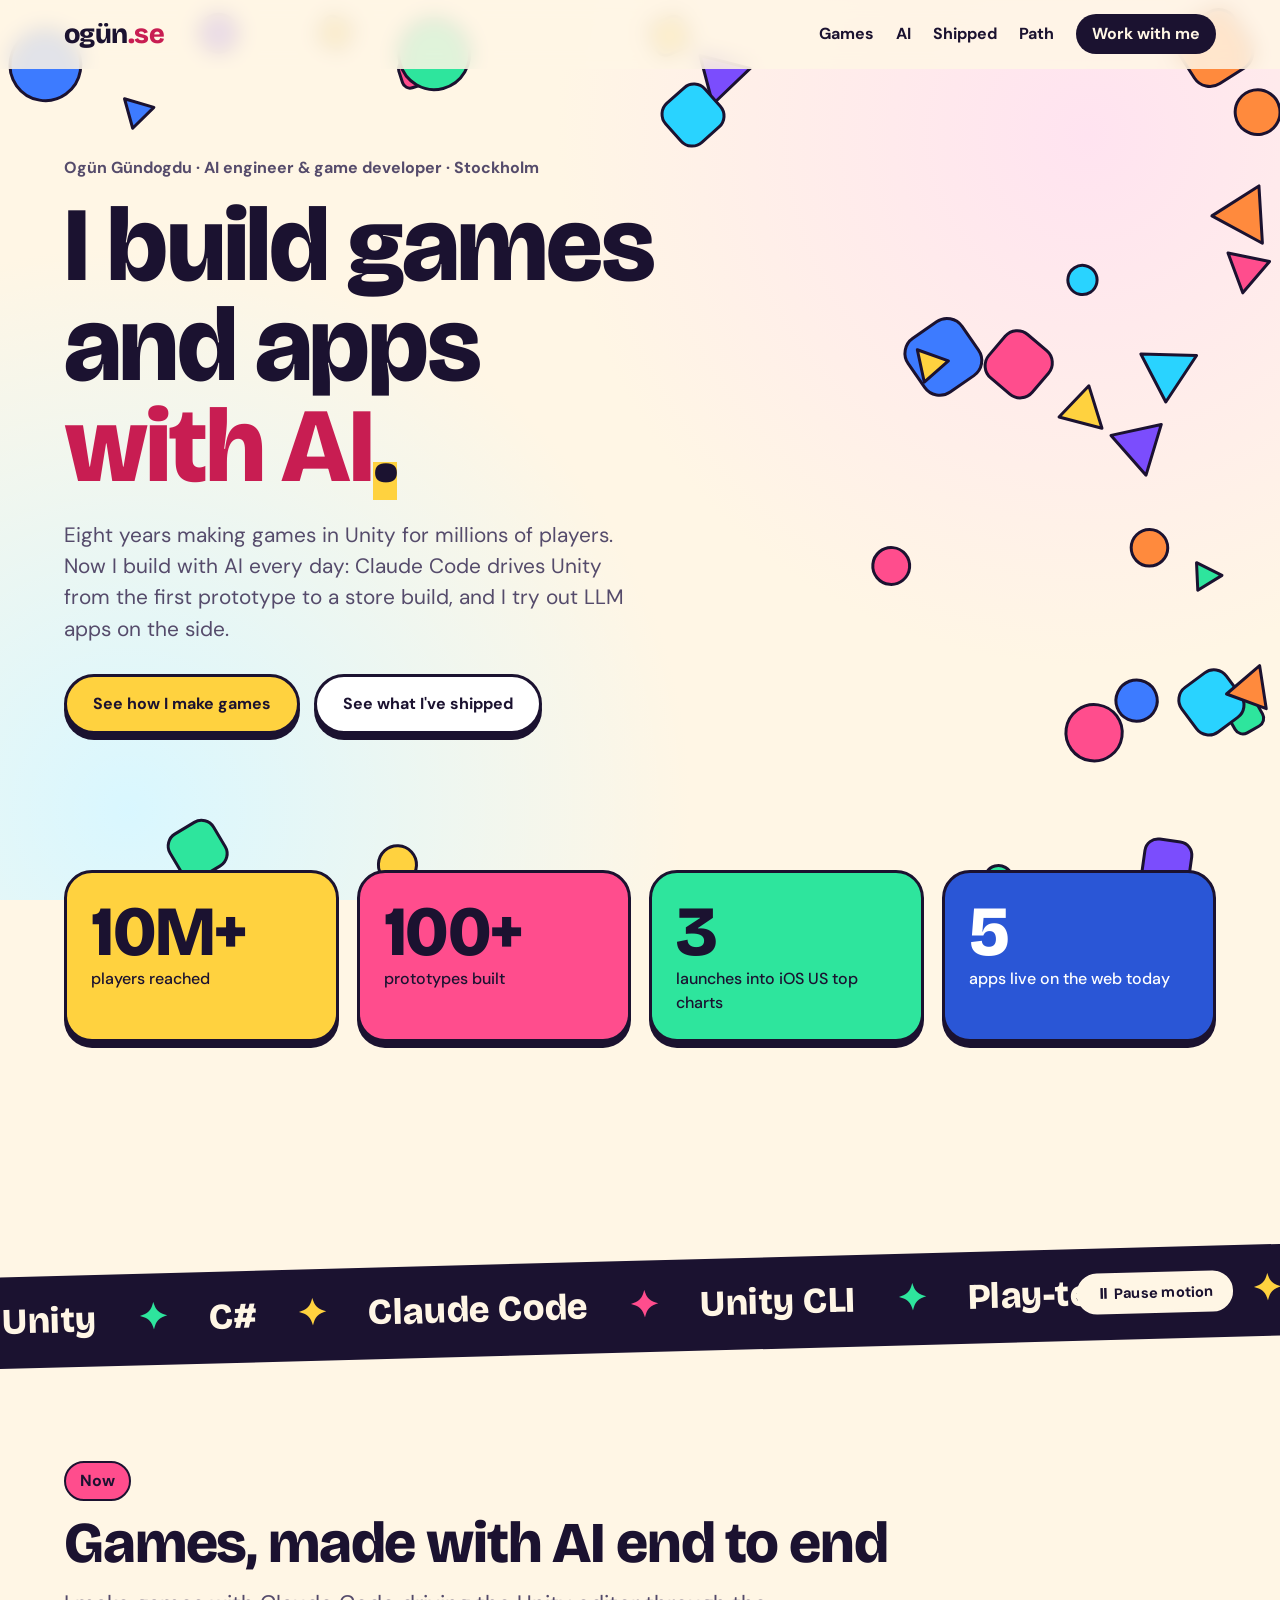
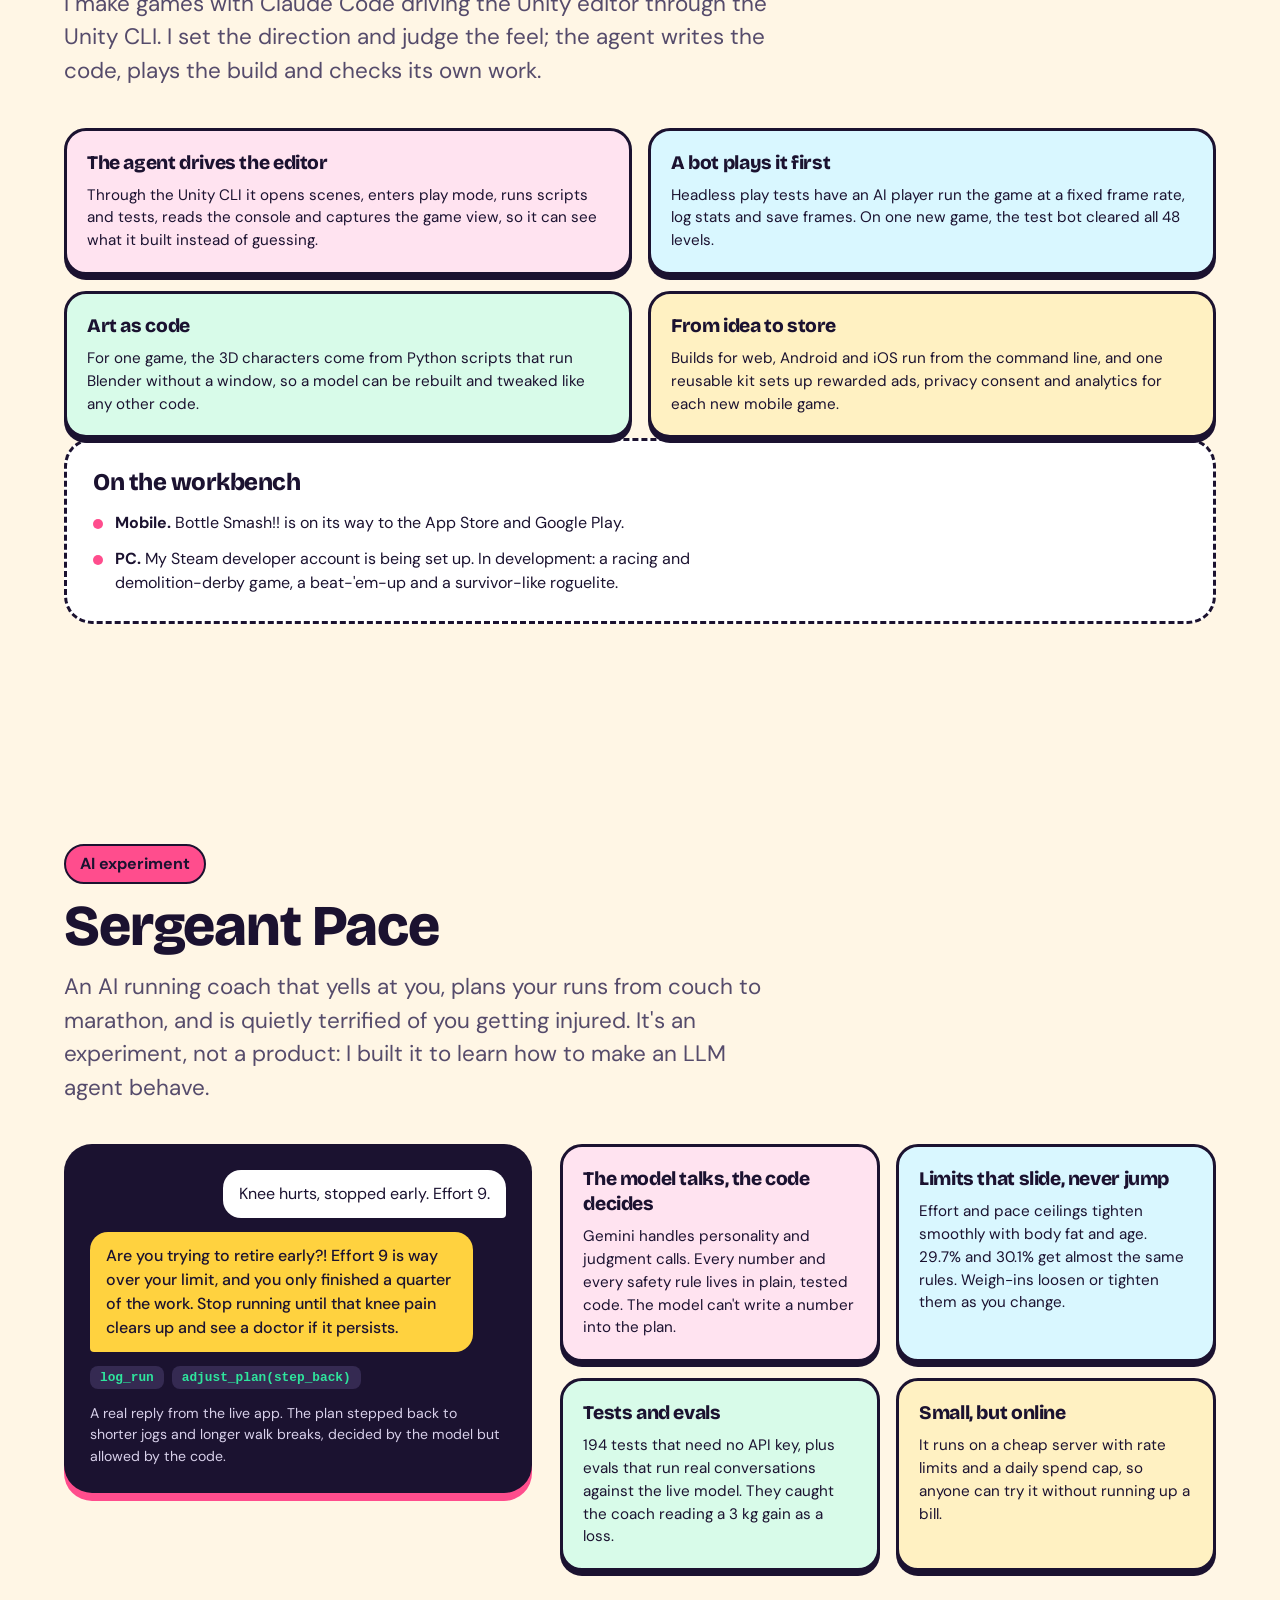
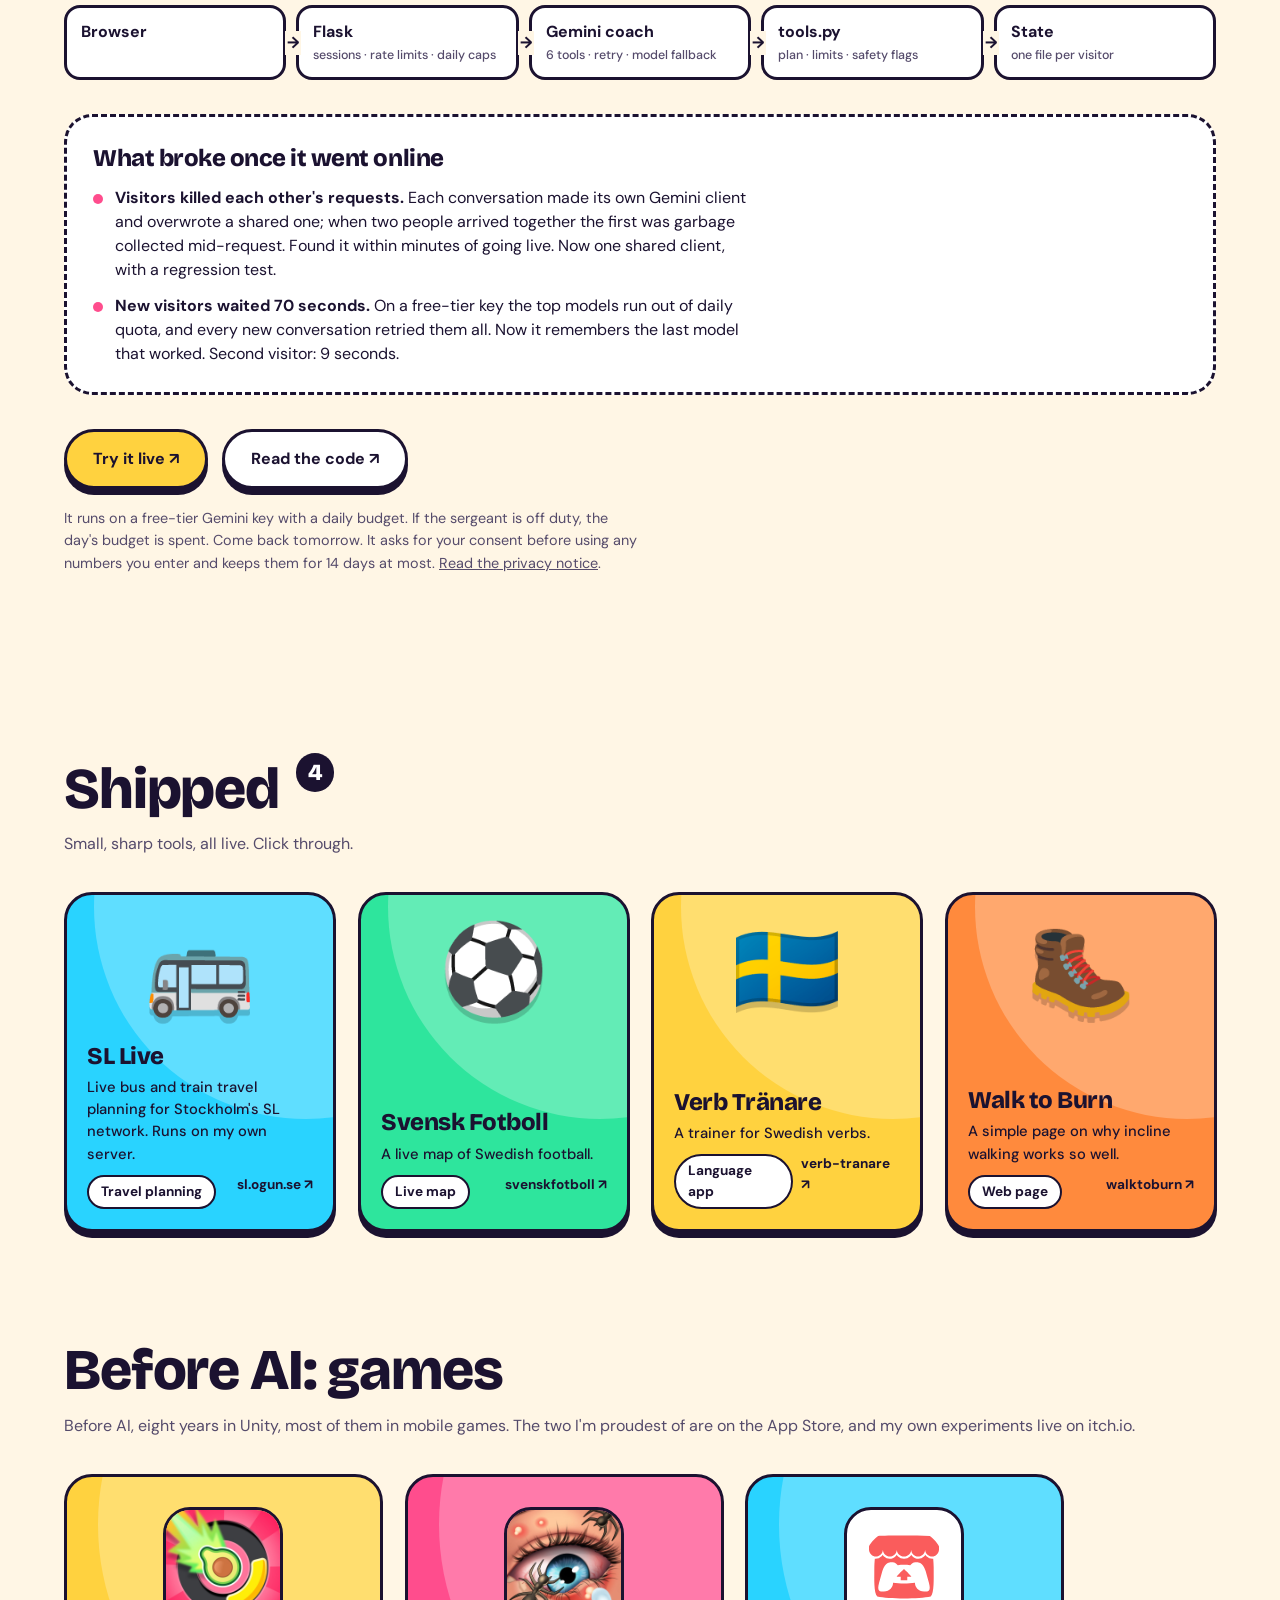
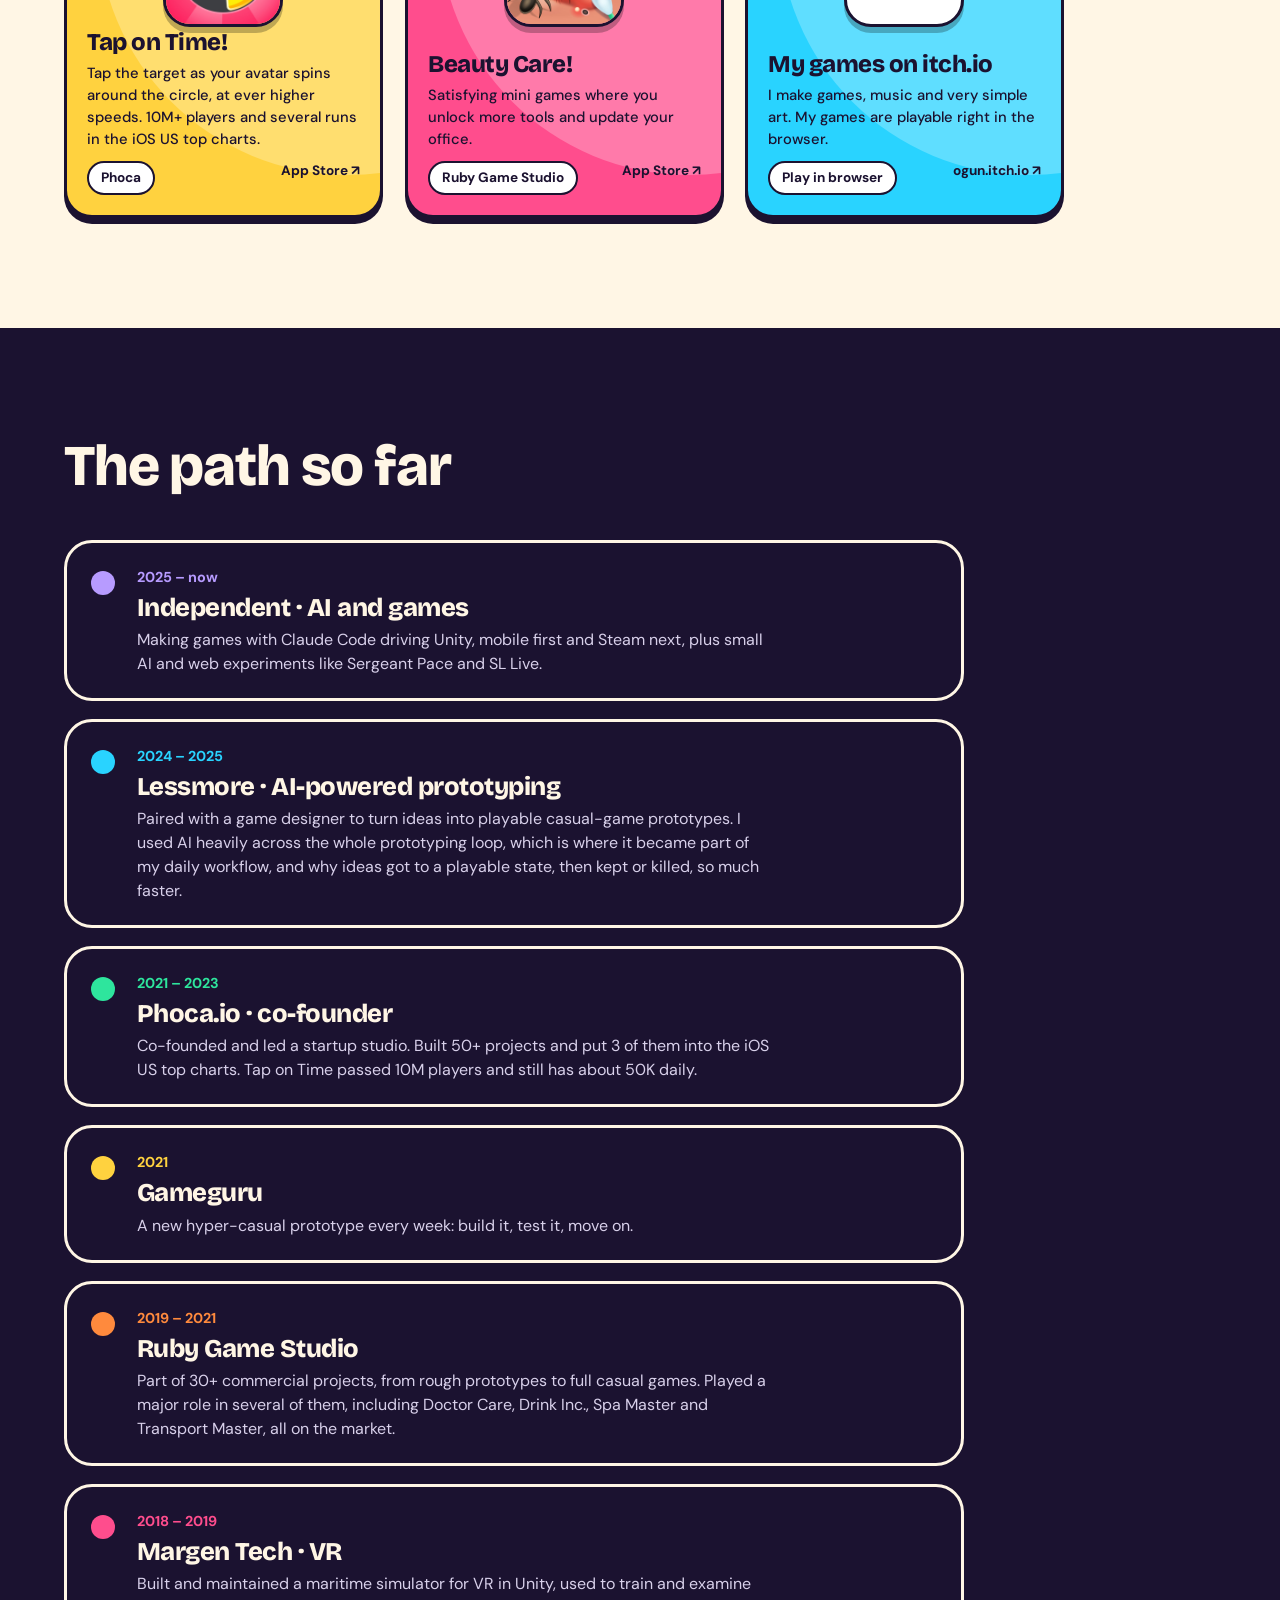
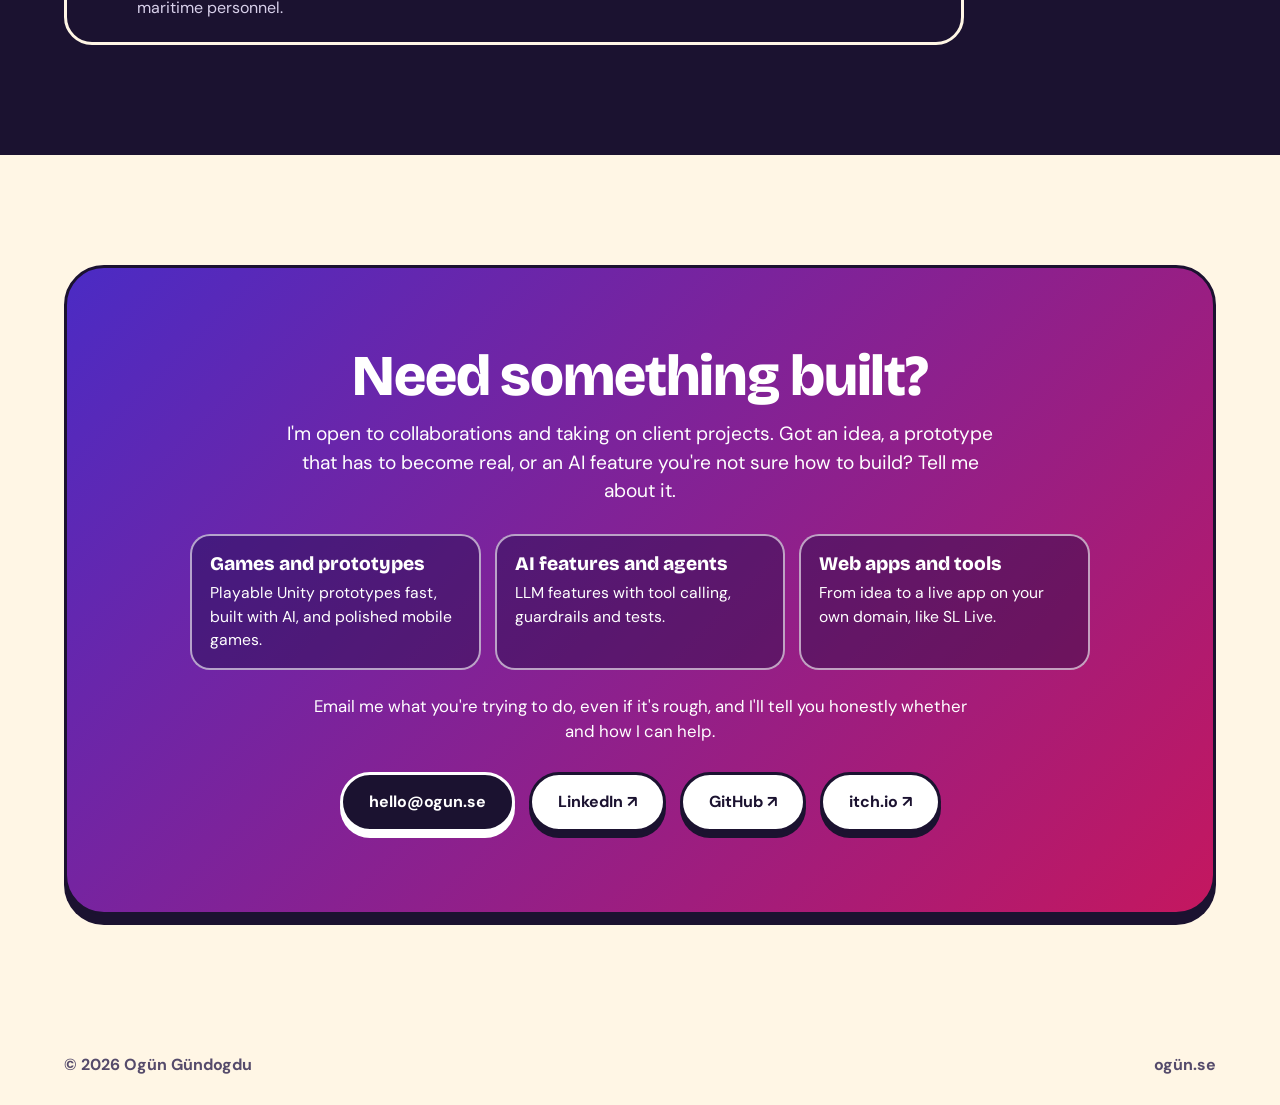
<file: index.html>
<!doctype html>
<html lang="en">
<head>
<meta charset="utf-8">
<meta name="viewport" content="width=device-width, initial-scale=1">
<title>Ogün Gündogdu — AI engineer and game developer</title>
<meta name="description" content="AI engineer and game developer in Stockholm. Eight years of Unity and mobile games, now making games and apps with AI: Claude Code driving Unity, end to end.">
<meta property="og:title" content="Ogün Gündogdu — AI engineer and game developer">
<meta property="og:description" content="I build games and apps with AI. Eight years of Unity and mobile games, now Claude Code driving Unity end to end.">
<meta property="og:type" content="website">
<meta property="og:url" content="https://ogun.se/">
<link rel="canonical" href="https://ogun.se/">
<link rel="icon" href="data:image/svg+xml,<svg xmlns='http://www.w3.org/2000/svg' viewBox='0 0 100 100'><rect width='100' height='100' rx='28' fill='%23ff4d8d'/><circle cx='50' cy='50' r='22' fill='%23ffd23f'/></svg>">
<link rel="preconnect" href="https://fonts.googleapis.com">
<link rel="preconnect" href="https://fonts.gstatic.com" crossorigin>
<link href="https://fonts.googleapis.com/css2?family=Bricolage+Grotesque:opsz,wght@12..96,500;12..96,800&family=DM+Sans:wght@400;500;700&display=swap" rel="stylesheet">
<link rel="stylesheet" href="style.css?v=7">
</head>
<body>

<header class="nav">
  <a class="logo" href="#top" aria-label="ogün.se, back to top">ogün<span>.se</span></a>
  <nav>
    <a href="#making">Games</a>
    <a href="#pace">AI</a>
    <a href="#shipped">Shipped</a>
    <a href="#path">Path</a>
    <a class="pill" href="#contact">Work with me</a>
  </nav>
</header>

<main id="top">

  <section class="hero">
    <canvas id="playground" aria-hidden="true"></canvas>
    <div class="hero-copy">
      <p class="eyebrow">Ogün Gündogdu · AI engineer &amp; game developer · Stockholm</p>
      <h1>I build games<br>and apps <em>with&nbsp;AI</em><u>.</u></h1>
      <p class="lede">Eight years making games in Unity for millions of players. Now I build with AI every day: Claude Code drives Unity from the first prototype to a store build, and I try out LLM apps on the side.</p>
      <div class="cta">
        <a class="btn btn-main" href="#making">See how I make games</a>
        <a class="btn btn-ghost" href="#shipped">See what I've shipped</a>
      </div>
    </div>
  </section>

  <section class="stats" aria-label="Numbers">
    <div class="stat s-yellow"><b data-n="10" data-suffix="M+">0</b><span>players reached</span></div>
    <div class="stat s-pink"><b data-n="100" data-suffix="+">0</b><span>prototypes built</span></div>
    <div class="stat s-green"><b data-n="3">0</b><span>launches into iOS US top charts</span></div>
    <div class="stat s-blue"><b data-n="5">0</b><span>apps live on the web today</span></div>
  </section>

  <div class="marquee">
    <div class="track" aria-hidden="true">
      <span>Unity</span><span>C#</span><span>Claude Code</span><span>Unity CLI</span><span>Play-test bots</span><span>Blender scripting</span><span>LLM apps</span><span>Tool calling</span><span>Evals &amp; tests</span><span>Prototyping</span>
      <span>Unity</span><span>C#</span><span>Claude Code</span><span>Unity CLI</span><span>Play-test bots</span><span>Blender scripting</span><span>LLM apps</span><span>Tool calling</span><span>Evals &amp; tests</span><span>Prototyping</span>
    </div>
    <button class="motion" id="motion" type="button">⏸ Pause motion</button>
  </div>

  <section id="making" class="pace">
    <p class="kicker">Now</p>
    <h2>Games, made with AI end to end</h2>
    <p class="sub">I make games with Claude Code driving the Unity editor through the Unity CLI. I set the direction and judge the feel; the agent writes the code, plays the build and checks its own work.</p>
    <div class="pace-points">
      <article>
        <h3>The agent drives the editor</h3>
        <p>Through the Unity CLI it opens scenes, enters play mode, runs scripts and tests, reads the console and captures the game view, so it can see what it built instead of guessing.</p>
      </article>
      <article>
        <h3>A bot plays it first</h3>
        <p>Headless play tests have an AI player run the game at a fixed frame rate, log stats and save frames. On one new game, the test bot cleared all 48 levels.</p>
      </article>
      <article>
        <h3>Art as code</h3>
        <p>For one game, the 3D characters come from Python scripts that run Blender without a window, so a model can be rebuilt and tweaked like any other code.</p>
      </article>
      <article>
        <h3>From idea to store</h3>
        <p>Builds for web, Android and iOS run from the command line, and one reusable kit sets up rewarded ads, privacy consent and analytics for each new mobile game.</p>
      </article>
    </div>
    <div class="broke bench">
      <h3>On the workbench</h3>
      <ul>
        <li><b>Mobile.</b> Bottle Smash!! is on its way to the App Store and Google Play.</li>
        <li><b>PC.</b> My Steam developer account is being set up. In development: a racing and demolition-derby game, a beat-'em-up and a survivor-like roguelite.</li>
      </ul>
    </div>
  </section>

  <section id="pace" class="pace">
    <p class="kicker">AI experiment</p>
    <h2>Sergeant Pace</h2>
    <p class="sub">An AI running coach that yells at you, plans your runs from couch to marathon, and is quietly terrified of you getting injured. It's an experiment, not a product: I built it to learn how to make an LLM agent behave.</p>

    <div class="pace-grid">
      <div class="chat" aria-label="A real exchange with the coach">
        <p class="bubble you">Knee hurts, stopped early. Effort 9.</p>
        <p class="bubble coach">Are you trying to retire early?! Effort 9 is way over your limit, and you only finished a quarter of the work. Stop running until that knee pain clears up and see a doctor if it persists.</p>
        <p class="calls"><code>log_run</code><code>adjust_plan(step_back)</code></p>
        <p class="chat-note">A real reply from the live app. The plan stepped back to shorter jogs and longer walk breaks, decided by the model but allowed by the code.</p>
      </div>

      <div class="pace-points">
        <article>
          <h3>The model talks, the code decides</h3>
          <p>Gemini handles personality and judgment calls. Every number and every safety rule lives in plain, tested code. The model can't write a number into the plan.</p>
        </article>
        <article>
          <h3>Limits that slide, never jump</h3>
          <p>Effort and pace ceilings tighten smoothly with body fat and age. 29.7% and 30.1% get almost the same rules. Weigh-ins loosen or tighten them as you change.</p>
        </article>
        <article>
          <h3>Tests and evals</h3>
          <p>194 tests that need no API key, plus evals that run real conversations against the live model. They caught the coach reading a 3 kg gain as a loss.</p>
        </article>
        <article>
          <h3>Small, but online</h3>
          <p>It runs on a cheap server with rate limits and a daily spend cap, so anyone can try it without running up a bill.</p>
        </article>
      </div>
    </div>

    <ol class="flow" aria-label="Architecture">
      <li>Browser</li>
      <li>Flask<small>sessions · rate limits · daily caps</small></li>
      <li>Gemini coach<small>6 tools · retry · model fallback</small></li>
      <li>tools.py<small>plan · limits · safety flags</small></li>
      <li>State<small>one file per visitor</small></li>
    </ol>

    <div class="broke">
      <h3>What broke once it went online</h3>
      <ul>
        <li><b>Visitors killed each other's requests.</b> Each conversation made its own Gemini client and overwrote a shared one; when two people arrived together the first was garbage collected mid-request. Found it within minutes of going live. Now one shared client, with a regression test.</li>
        <li><b>New visitors waited 70 seconds.</b> On a free-tier key the top models run out of daily quota, and every new conversation retried them all. Now it remembers the last model that worked. Second visitor: 9 seconds.</li>
      </ul>
    </div>

    <div class="cta">
      <a class="btn btn-main" href="https://pace.ogun.se" target="_blank" rel="noopener">Try it live ↗</a>
      <a class="btn btn-ghost" href="https://github.com/oguneg/sergeant-pace" target="_blank" rel="noopener">Read the code ↗</a>
    </div>
    <p class="fine">It runs on a free-tier Gemini key with a daily budget. If the sergeant is off duty, the day's budget is spent. Come back tomorrow. It asks for your consent before using any numbers you enter and keeps them for 14 days at most. <a href="https://pace.ogun.se/privacy" target="_blank" rel="noopener">Read the privacy notice</a>.</p>
  </section>

  <section id="shipped" class="cards-sec">
    <div class="head"><h2>Shipped <small id="shipped-count">4</small></h2></div>
    <p class="note">Small, sharp tools, all live. Click through.</p>
    <div class="grid" id="shipped-grid"></div>
  </section>

  <section id="games" class="cards-sec games">
    <div class="head"><h2>Before AI: games</h2></div>
    <p class="note">Before AI, eight years in Unity, most of them in mobile games. The two I'm proudest of are on the App Store, and my own experiments live on itch.io.</p>
    <div class="grid big" id="games-grid"></div>
  </section>

  <section id="path" class="path">
    <h2>The path so far</h2>
    <ol class="steps">
      <li class="c-purple">
        <time>2025 – now</time>
        <h3>Independent · AI and games</h3>
        <p>Making games with Claude Code driving Unity, mobile first and Steam next, plus small AI and web experiments like Sergeant Pace and SL Live.</p>
      </li>
      <li class="c-blue">
        <time>2024 – 2025</time>
        <h3>Lessmore · AI-powered prototyping</h3>
        <p>Paired with a game designer to turn ideas into playable casual-game prototypes. I used AI heavily across the whole prototyping loop, which is where it became part of my daily workflow, and why ideas got to a playable state, then kept or killed, so much faster.</p>
      </li>
      <li class="c-green">
        <time>2021 – 2023</time>
        <h3>Phoca.io · co-founder</h3>
        <p>Co-founded and led a startup studio. Built 50+ projects and put 3 of them into the iOS US top charts. Tap on Time passed 10M players and still has about 50K daily.</p>
      </li>
      <li class="c-yellow">
        <time>2021</time>
        <h3>Gameguru</h3>
        <p>A new hyper-casual prototype every week: build it, test it, move on.</p>
      </li>
      <li class="c-orange">
        <time>2019 – 2021</time>
        <h3>Ruby Game Studio</h3>
        <p>Part of 30+ commercial projects, from rough prototypes to full casual games. Played a major role in several of them, including Doctor Care, Drink Inc., Spa Master and Transport Master, all on the market.</p>
      </li>
      <li class="c-pink">
        <time>2018 – 2019</time>
        <h3>Margen Tech · VR</h3>
        <p>Built and maintained a maritime simulator for VR in Unity, used to train and examine maritime personnel.</p>
      </li>
    </ol>
  </section>

  <section id="contact" class="play">
    <div class="play-box">
      <h2>Need something built?</h2>
      <p>I'm open to collaborations and taking on client projects. Got an idea, a prototype that has to become real, or an AI feature you're not sure how to build? Tell me about it.</p>
      <ul class="offer">
        <li><b>Games and prototypes</b><span>Playable Unity prototypes fast, built with AI, and polished mobile games.</span></li>
        <li><b>AI features and agents</b><span>LLM features with tool calling, guardrails and tests.</span></li>
        <li><b>Web apps and tools</b><span>From idea to a live app on your own domain, like SL Live.</span></li>
      </ul>
      <p class="how">Email me what you're trying to do, even if it's rough, and I'll tell you honestly whether and how I can help.</p>
      <div class="cta">
        <span class="email">hello@ogun.se</span>
        <a class="btn btn-ghost" href="https://www.linkedin.com/in/ogungundogdu" target="_blank" rel="noopener">LinkedIn ↗</a>
        <a class="btn btn-ghost" href="https://github.com/oguneg" target="_blank" rel="noopener">GitHub ↗</a>
        <a class="btn btn-ghost" href="https://ogun.itch.io" target="_blank" rel="noopener">itch.io ↗</a>
      </div>
    </div>
  </section>

</main>

<footer>
  <span>© <span id="yr"></span> Ogün Gündogdu</span>
  <span>ogün.se</span>
</footer>

<script src="script.js?v=5"></script>
<!-- deploy-test-20261006T211006Z -->
</body>
</html>
</file>
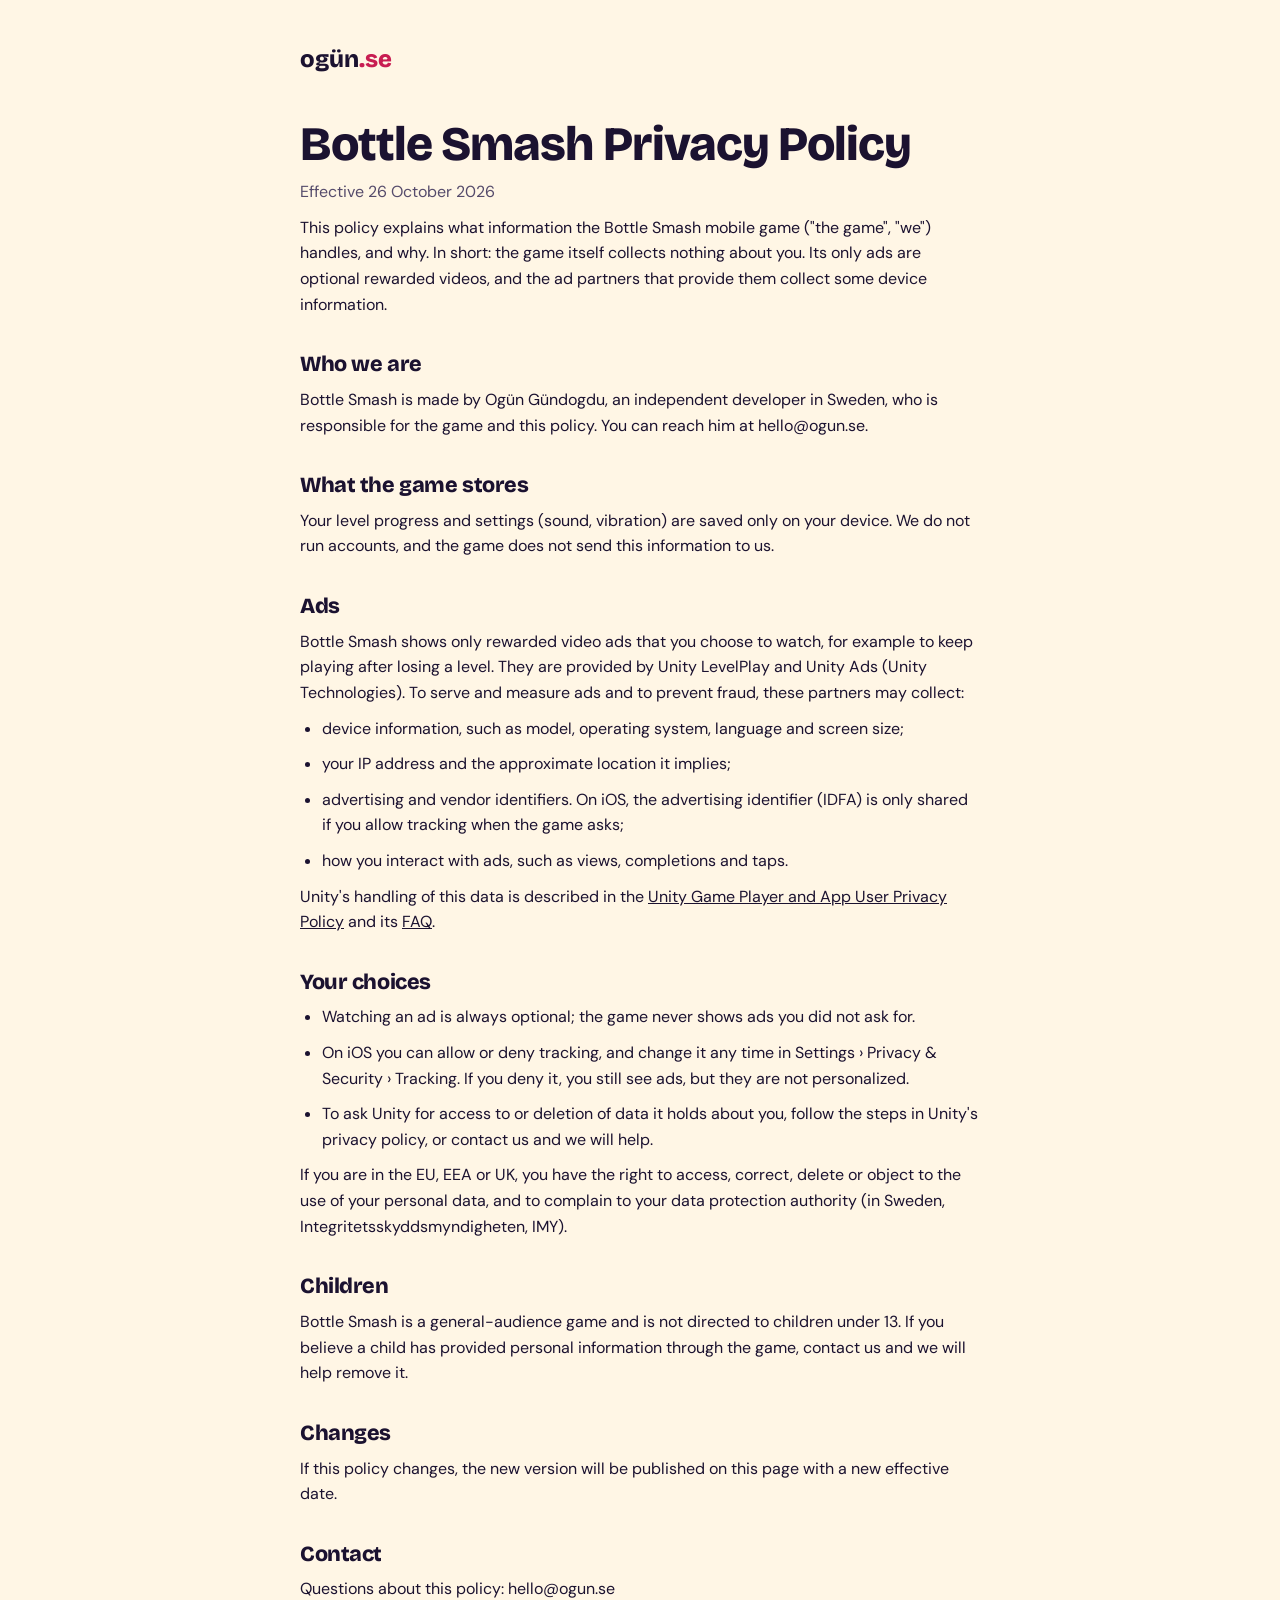
<file: bottle-smash/privacy/index.html>
<!doctype html>
<html lang="en">
<head>
<meta charset="utf-8">
<meta name="viewport" content="width=device-width, initial-scale=1">
<title>Bottle Smash Privacy Policy</title>
<meta name="description" content="How the Bottle Smash mobile game handles your data.">
<link rel="canonical" href="https://ogun.se/bottle-smash/privacy/">
<link rel="icon" href="data:image/svg+xml,<svg xmlns='http://www.w3.org/2000/svg' viewBox='0 0 100 100'><rect width='100' height='100' rx='28' fill='%23ff4d8d'/><circle cx='50' cy='50' r='22' fill='%23ffd23f'/></svg>">
<link rel="preconnect" href="https://fonts.googleapis.com">
<link rel="preconnect" href="https://fonts.gstatic.com" crossorigin>
<link href="https://fonts.googleapis.com/css2?family=Bricolage+Grotesque:opsz,wght@12..96,800&family=DM+Sans:wght@400;500;700&display=swap" rel="stylesheet">
<style>
  :root{--bg:#fff6e5;--ink:#1b1230;--muted:#554b6b;--pink:#c81d52}
  *{box-sizing:border-box;margin:0;padding:0}
  body{font-family:'DM Sans',system-ui,sans-serif;background:var(--bg);color:var(--ink);line-height:1.6}
  main{max-width:720px;margin:0 auto;padding:40px 20px 80px}
  .logo{font-family:'Bricolage Grotesque','DM Sans',sans-serif;font-weight:800;font-size:1.5rem;text-decoration:none;color:var(--ink)}
  .logo span{color:var(--pink)}
  h1,h2{font-family:'Bricolage Grotesque','DM Sans',sans-serif;font-weight:800;letter-spacing:-.02em;line-height:1.1}
  h1{font-size:clamp(2rem,6vw,3rem);margin:40px 0 8px}
  h2{font-size:1.35rem;margin:36px 0 10px}
  p,li{margin-bottom:10px}
  ul{padding-left:22px}
  .meta{color:var(--muted)}
  a{color:var(--ink)}
  :focus-visible{outline:3px solid var(--ink);outline-offset:3px;border-radius:6px}
</style>
</head>
<body>
<main>
  <a class="logo" href="https://ogun.se/">ogün<span>.se</span></a>
  <h1>Bottle Smash Privacy Policy</h1>
  <p class="meta">Effective 26 October 2026</p>

  <p>This policy explains what information the Bottle Smash mobile game ("the game", "we") handles, and why. In short: the game itself collects nothing about you. Its only ads are optional rewarded videos, and the ad partners that provide them collect some device information.</p>

  <h2>Who we are</h2>
  <p>Bottle Smash is made by Ogün Gündogdu, an independent developer in Sweden, who is responsible for the game and this policy. You can reach him at hello@ogun.se.</p>

  <h2>What the game stores</h2>
  <p>Your level progress and settings (sound, vibration) are saved only on your device. We do not run accounts, and the game does not send this information to us.</p>

  <h2>Ads</h2>
  <p>Bottle Smash shows only rewarded video ads that you choose to watch, for example to keep playing after losing a level. They are provided by Unity LevelPlay and Unity Ads (Unity Technologies). To serve and measure ads and to prevent fraud, these partners may collect:</p>
  <ul>
    <li>device information, such as model, operating system, language and screen size;</li>
    <li>your IP address and the approximate location it implies;</li>
    <li>advertising and vendor identifiers. On iOS, the advertising identifier (IDFA) is only shared if you allow tracking when the game asks;</li>
    <li>how you interact with ads, such as views, completions and taps.</li>
  </ul>
  <p>Unity's handling of this data is described in the <a href="https://unity.com/legal/game-player-and-app-user-privacy-policy" target="_blank" rel="noopener">Unity Game Player and App User Privacy Policy</a> and its <a href="https://unity.com/legal/game-player-and-app-user-privacy-faq" target="_blank" rel="noopener">FAQ</a>.</p>

  <h2>Your choices</h2>
  <ul>
    <li>Watching an ad is always optional; the game never shows ads you did not ask for.</li>
    <li>On iOS you can allow or deny tracking, and change it any time in Settings › Privacy &amp; Security › Tracking. If you deny it, you still see ads, but they are not personalized.</li>
    <li>To ask Unity for access to or deletion of data it holds about you, follow the steps in Unity's privacy policy, or contact us and we will help.</li>
  </ul>
  <p>If you are in the EU, EEA or UK, you have the right to access, correct, delete or object to the use of your personal data, and to complain to your data protection authority (in Sweden, Integritetsskyddsmyndigheten, IMY).</p>

  <h2>Children</h2>
  <p>Bottle Smash is a general-audience game and is not directed to children under 13. If you believe a child has provided personal information through the game, contact us and we will help remove it.</p>

  <h2>Changes</h2>
  <p>If this policy changes, the new version will be published on this page with a new effective date.</p>

  <h2>Contact</h2>
  <p>Questions about this policy: hello@ogun.se</p>
</main>
</body>
</html>
</file>
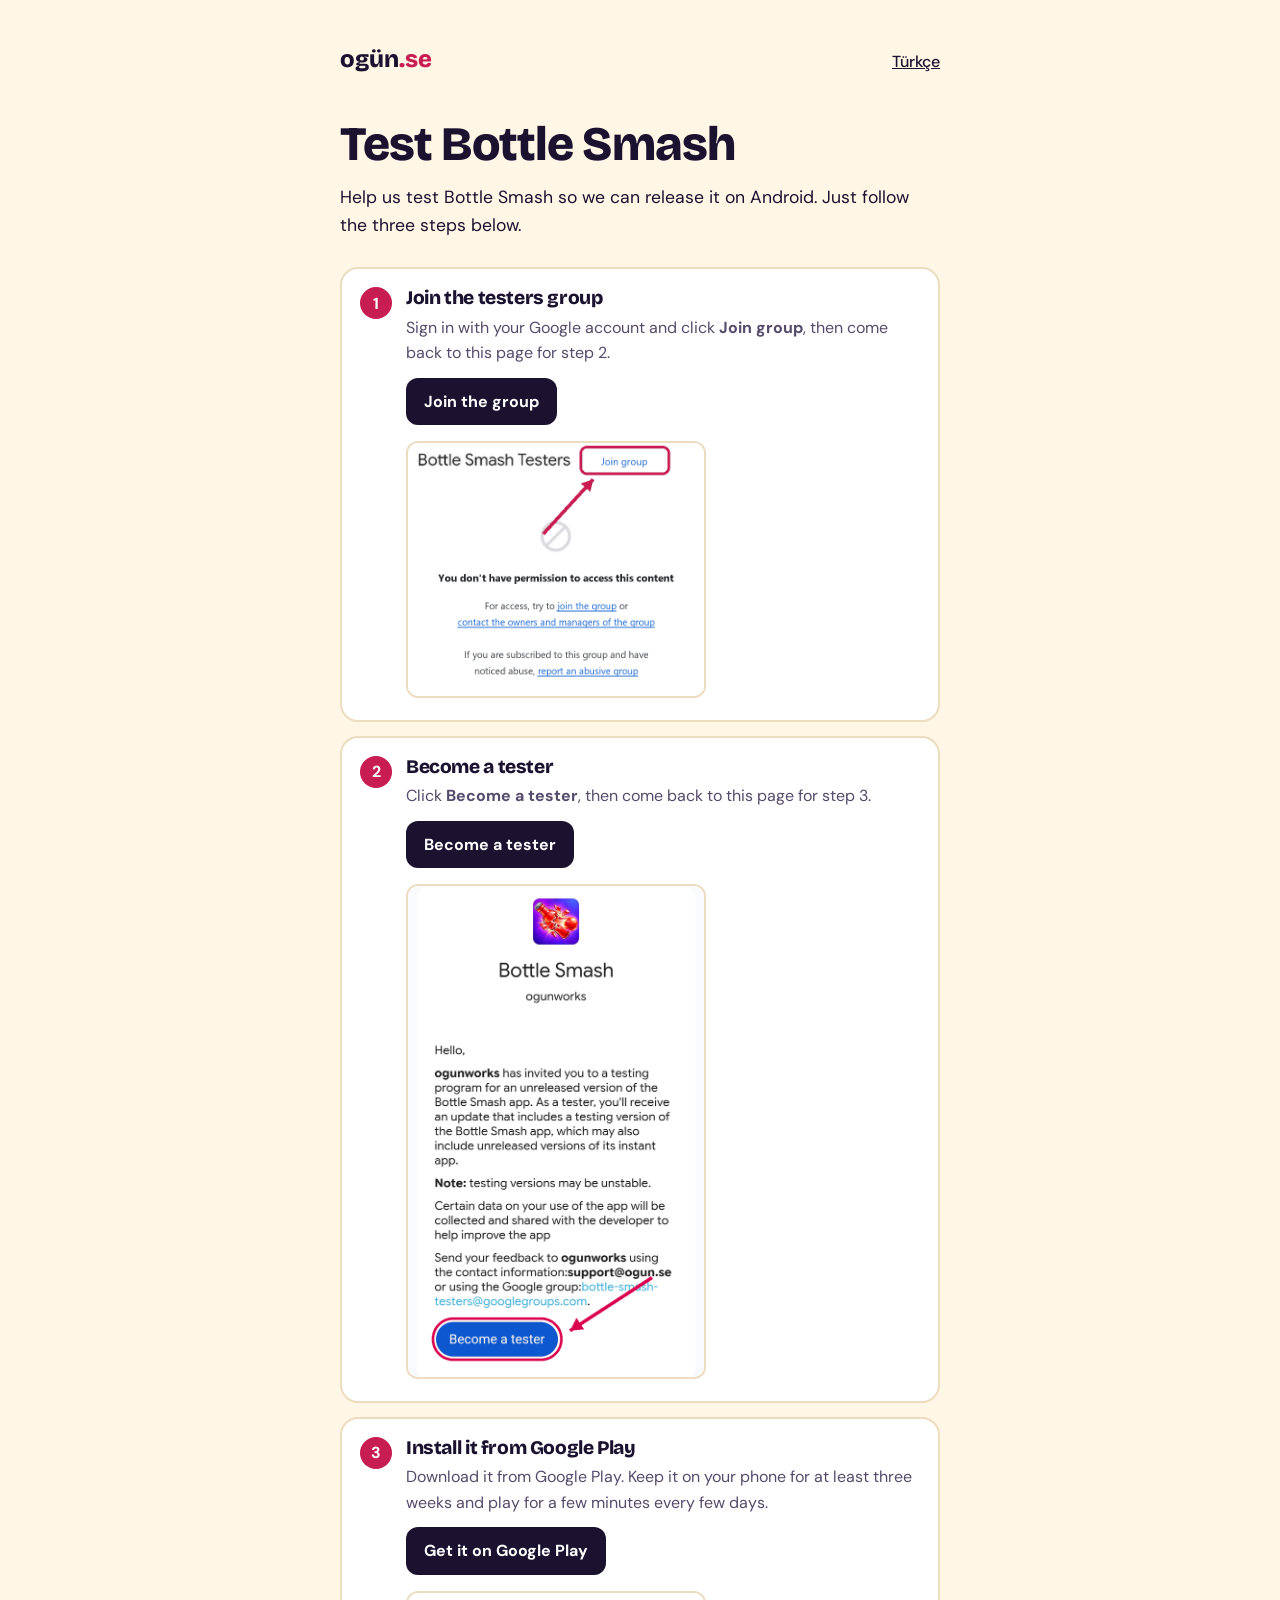
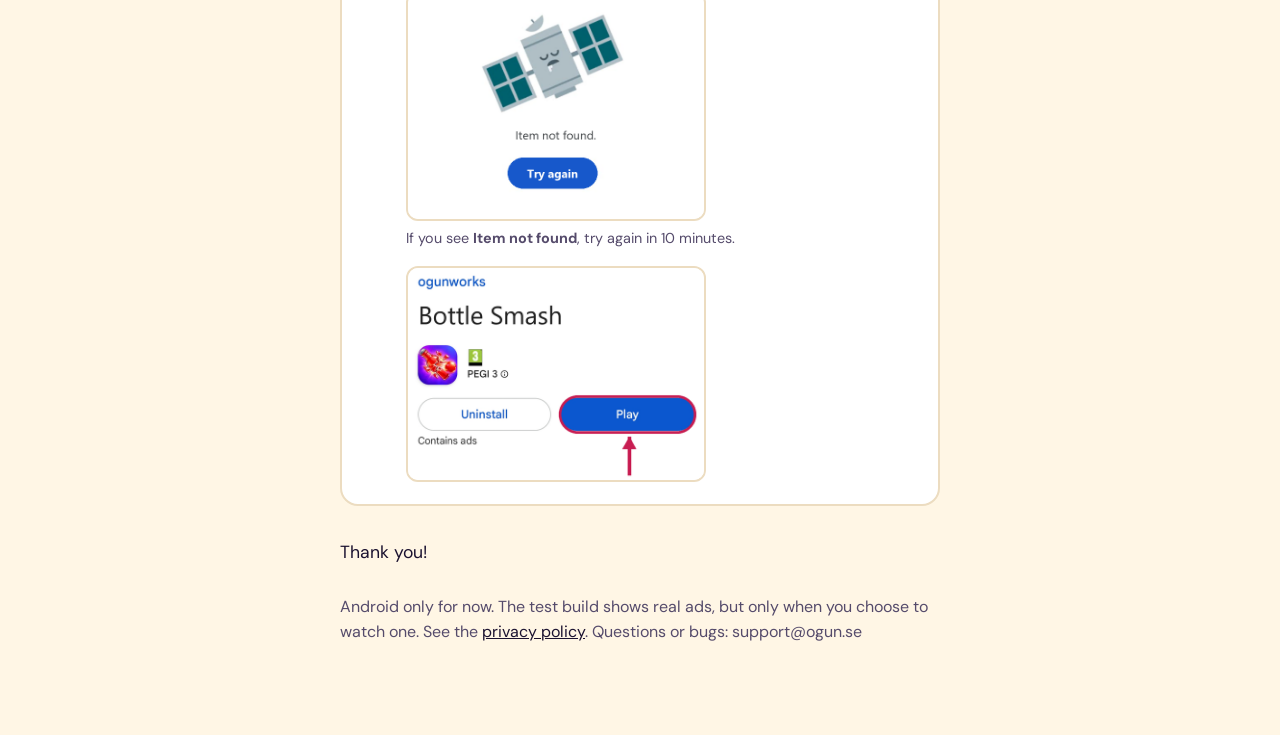
<file: bottle-smash/test/index.html>
<!doctype html>
<html lang="en">
<head>
<meta charset="utf-8">
<meta name="viewport" content="width=device-width, initial-scale=1">
<title>Test Bottle Smash</title>
<meta name="description" content="Join the Bottle Smash Android test in three taps.">
<link rel="canonical" href="https://ogun.se/bottle-smash/test/">
<link rel="alternate" hreflang="en" href="https://ogun.se/bottle-smash/test/">
<link rel="alternate" hreflang="tr" href="https://ogun.se/bottle-smash/test/tr/">
<link rel="icon" href="data:image/svg+xml,<svg xmlns='http://www.w3.org/2000/svg' viewBox='0 0 100 100'><rect width='100' height='100' rx='28' fill='%23ff4d8d'/><circle cx='50' cy='50' r='22' fill='%23ffd23f'/></svg>">
<link rel="preconnect" href="https://fonts.googleapis.com">
<link rel="preconnect" href="https://fonts.gstatic.com" crossorigin>
<link href="https://fonts.googleapis.com/css2?family=Bricolage+Grotesque:opsz,wght@12..96,800&family=DM+Sans:wght@400;500;700&display=swap" rel="stylesheet">
<style>
  :root{--bg:#fff6e5;--ink:#1b1230;--muted:#554b6b;--pink:#c81d52;--card:#ffffff;--line:#ecdcc0}
  *{box-sizing:border-box;margin:0;padding:0}
  body{font-family:'DM Sans',system-ui,sans-serif;background:var(--bg);color:var(--ink);line-height:1.6}
  main{max-width:640px;margin:0 auto;padding:40px 20px 80px}
  .logo{font-family:'Bricolage Grotesque','DM Sans',sans-serif;font-weight:800;font-size:1.5rem;text-decoration:none;color:var(--ink)}
  header{display:flex;justify-content:space-between;align-items:baseline;gap:16px}
  .logo span{color:var(--pink)}
  .lang{font-weight:500}
  h1,h2{font-family:'Bricolage Grotesque','DM Sans',sans-serif;font-weight:800;letter-spacing:-.02em;line-height:1.1}
  h1{font-size:clamp(2rem,7vw,3rem);margin:40px 0 12px}
  h2{font-size:1.2rem;margin-bottom:6px}
  p{margin-bottom:10px}
  .lead{font-size:1.1rem;margin-bottom:28px}
  .meta{color:var(--muted)}
  ol{list-style:none;counter-reset:step;display:grid;gap:14px;margin-bottom:32px}
  li{counter-increment:step;background:var(--card);border:2px solid var(--line);border-radius:18px;padding:18px 18px 18px 64px;position:relative}
  li::before{content:counter(step);position:absolute;left:18px;top:18px;width:32px;height:32px;border-radius:50%;background:var(--pink);color:#fff;font-weight:700;display:grid;place-items:center}
  li p{color:var(--muted);margin-bottom:12px}
  .btn{display:inline-block;background:var(--ink);color:#fff;text-decoration:none;font-weight:700;padding:11px 18px;border-radius:12px}
  .btn:hover{background:var(--pink)}
  .shot{margin:16px 0 4px}
  .shot img{display:block;width:100%;max-width:300px;height:auto;border:2px solid var(--line);border-radius:12px}
  .shot figcaption{color:var(--muted);font-size:.9rem;margin-top:6px}
  a{color:var(--ink)}
  :focus-visible{outline:3px solid var(--ink);outline-offset:3px;border-radius:6px}
</style>
</head>
<body>
<main>
  <header>
    <a class="logo" href="https://ogun.se/">ogün<span>.se</span></a>
    <a class="lang" href="/bottle-smash/test/tr/" hreflang="tr" lang="tr">Türkçe</a>
  </header>
  <h1>Test Bottle Smash</h1>
  <p class="lead">Help us test Bottle Smash so we can release it on Android. Just follow the three steps below.</p>

  <ol>
    <li>
      <h2>Join the testers group</h2>
      <p>Sign in with your Google account and click <strong>Join group</strong>, then come back to this page for step 2.</p>
      <a class="btn" href="https://groups.google.com/g/bottle-smash-testers" target="_blank" rel="noopener">Join the group</a>
      <figure class="shot">
        <img src="join-group.png" width="656" height="560" alt="The Bottle Smash Testers group page, with the Join group button at the top right marked." loading="lazy">
      </figure>
    </li>
    <li>
      <h2>Become a tester</h2>
      <p>Click <strong>Become a tester</strong>, then come back to this page for step 3.</p>
      <a class="btn" href="https://play.google.com/apps/testing/com.phoca.bottlesmash" target="_blank" rel="noopener">Become a tester</a>
      <figure class="shot">
        <img src="become-a-tester.png" width="616" height="1021" alt="The Google Play test invitation, with the Become a tester button at the bottom marked." loading="lazy">
      </figure>
    </li>
    <li>
      <h2>Install it from Google Play</h2>
      <p>Download it from Google Play. Keep it on your phone for at least three weeks and play for a few minutes every few days.</p>
      <a class="btn" href="https://play.google.com/store/apps/details?id=com.phoca.bottlesmash" target="_blank" rel="noopener">Get it on Google Play</a>
      <figure class="shot">
        <img src="item-not-found.png" width="654" height="500" alt="Google Play's Item not found screen." loading="lazy">
        <figcaption>If you see <strong>Item not found</strong>, try again in 10 minutes.</figcaption>
      </figure>
      <figure class="shot">
        <img src="play.png" width="616" height="440" alt="Bottle Smash installed on Google Play, with the Play button marked." loading="lazy">
      </figure>
    </li>
  </ol>

  <p class="lead">Thank you!</p>

  <p class="meta">Android only for now. The test build shows real ads, but only when you choose to watch one. See the <a href="https://ogun.se/games/privacy/">privacy policy</a>. Questions or bugs: support@ogun.se</p>
</main>
</body>
</html>
</file>
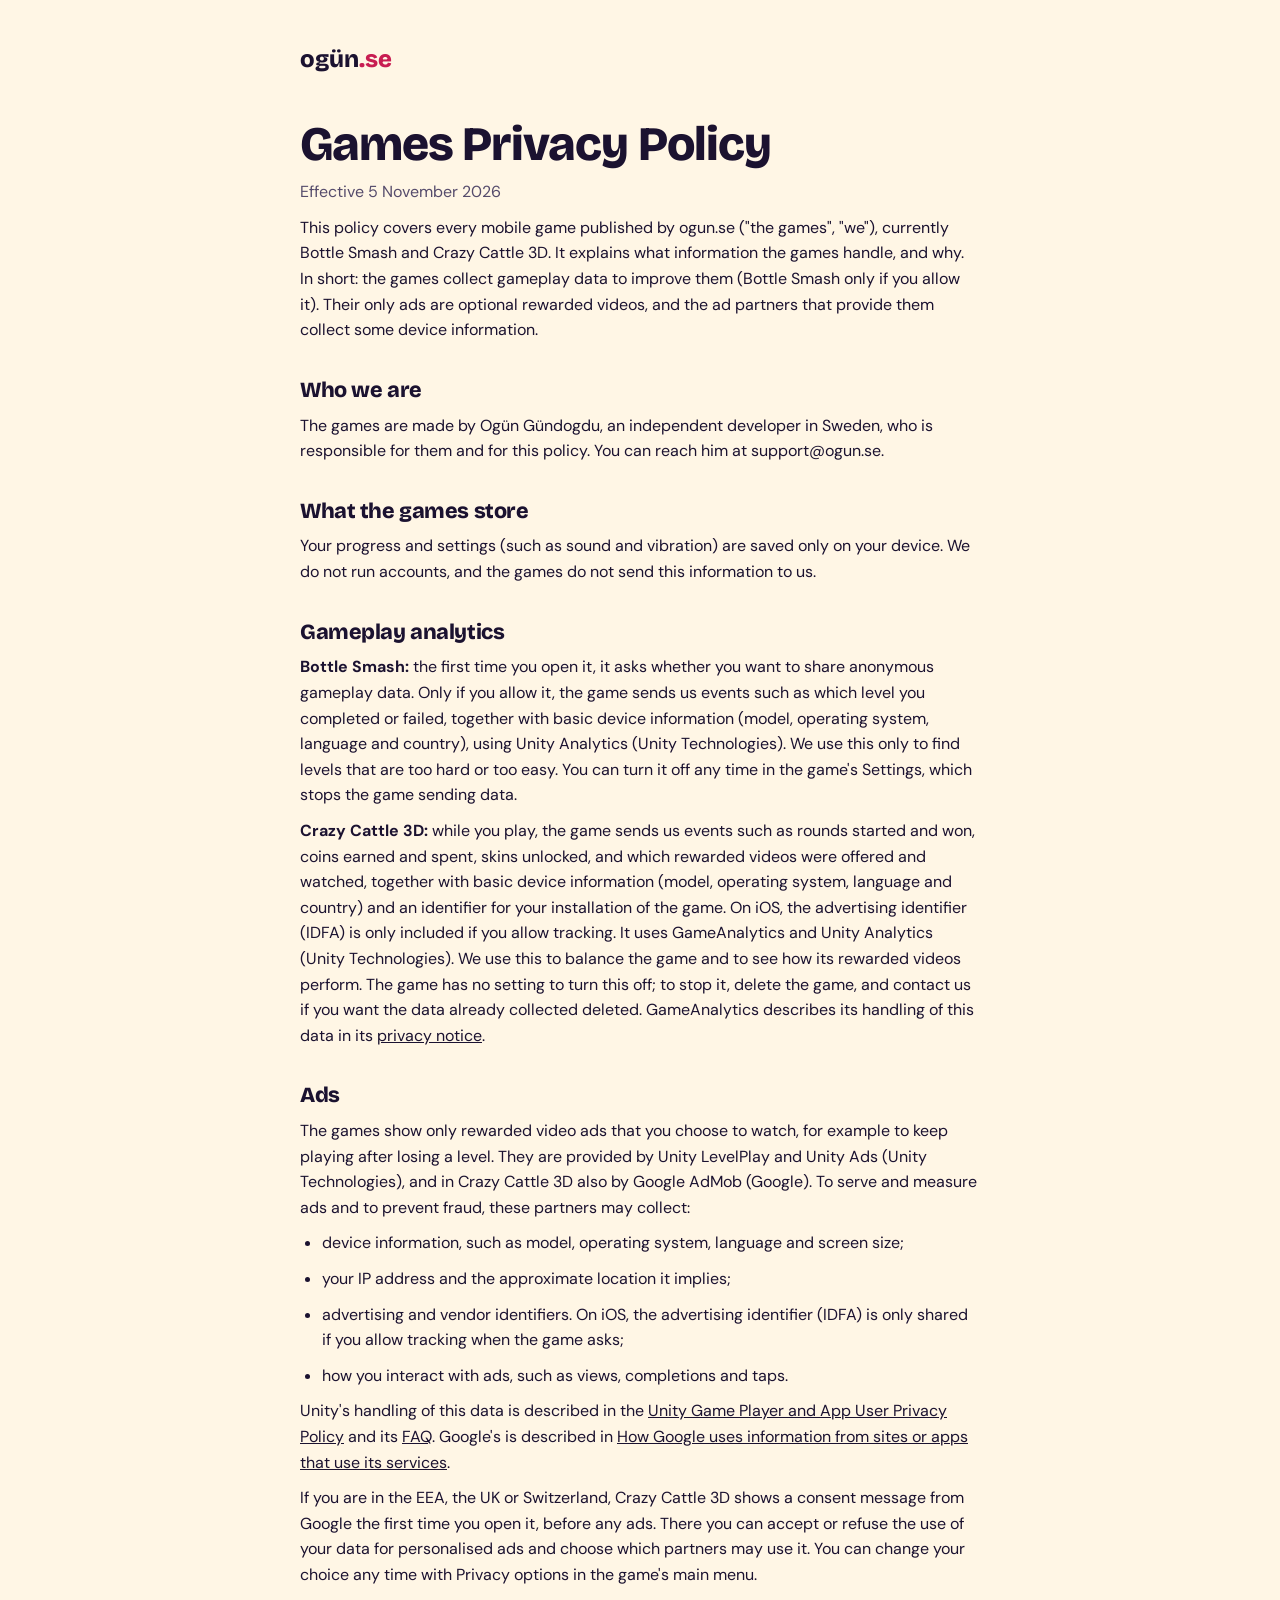
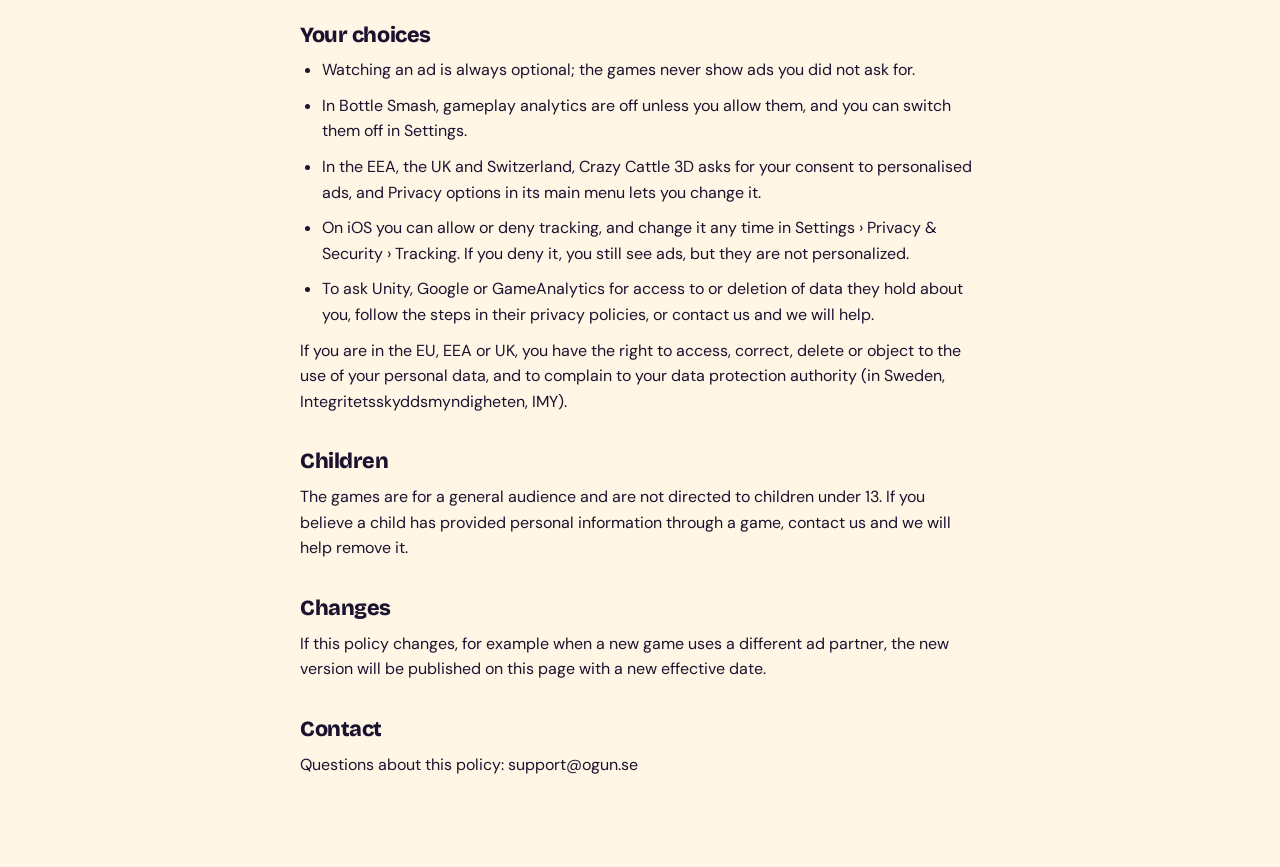
<file: games/privacy/index.html>
<!doctype html>
<html lang="en">
<head>
<meta charset="utf-8">
<meta name="viewport" content="width=device-width, initial-scale=1">
<title>Games Privacy Policy</title>
<meta name="description" content="How the mobile games published by ogun.se handle your data.">
<link rel="canonical" href="https://ogun.se/games/privacy/">
<link rel="icon" href="data:image/svg+xml,<svg xmlns='http://www.w3.org/2000/svg' viewBox='0 0 100 100'><rect width='100' height='100' rx='28' fill='%23ff4d8d'/><circle cx='50' cy='50' r='22' fill='%23ffd23f'/></svg>">
<link rel="preconnect" href="https://fonts.googleapis.com">
<link rel="preconnect" href="https://fonts.gstatic.com" crossorigin>
<link href="https://fonts.googleapis.com/css2?family=Bricolage+Grotesque:opsz,wght@12..96,800&family=DM+Sans:wght@400;500;700&display=swap" rel="stylesheet">
<style>
  :root{--bg:#fff6e5;--ink:#1b1230;--muted:#554b6b;--pink:#c81d52}
  *{box-sizing:border-box;margin:0;padding:0}
  body{font-family:'DM Sans',system-ui,sans-serif;background:var(--bg);color:var(--ink);line-height:1.6}
  main{max-width:720px;margin:0 auto;padding:40px 20px 80px}
  .logo{font-family:'Bricolage Grotesque','DM Sans',sans-serif;font-weight:800;font-size:1.5rem;text-decoration:none;color:var(--ink)}
  .logo span{color:var(--pink)}
  h1,h2{font-family:'Bricolage Grotesque','DM Sans',sans-serif;font-weight:800;letter-spacing:-.02em;line-height:1.1}
  h1{font-size:clamp(2rem,6vw,3rem);margin:40px 0 8px}
  h2{font-size:1.35rem;margin:36px 0 10px}
  p,li{margin-bottom:10px}
  ul{padding-left:22px}
  .meta{color:var(--muted)}
  a{color:var(--ink)}
  :focus-visible{outline:3px solid var(--ink);outline-offset:3px;border-radius:6px}
</style>
</head>
<body>
<main>
  <a class="logo" href="https://ogun.se/">ogün<span>.se</span></a>
  <h1>Games Privacy Policy</h1>
  <p class="meta">Effective 5 November 2026</p>

  <p>This policy covers every mobile game published by ogun.se ("the games", "we"), currently Bottle Smash and Crazy Cattle 3D. It explains what information the games handle, and why. In short: the games collect gameplay data to improve them (Bottle Smash only if you allow it). Their only ads are optional rewarded videos, and the ad partners that provide them collect some device information.</p>

  <h2>Who we are</h2>
  <p>The games are made by Ogün Gündogdu, an independent developer in Sweden, who is responsible for them and for this policy. You can reach him at support@ogun.se.</p>

  <h2>What the games store</h2>
  <p>Your progress and settings (such as sound and vibration) are saved only on your device. We do not run accounts, and the games do not send this information to us.</p>

  <h2>Gameplay analytics</h2>
  <p><strong>Bottle Smash:</strong> the first time you open it, it asks whether you want to share anonymous gameplay data. Only if you allow it, the game sends us events such as which level you completed or failed, together with basic device information (model, operating system, language and country), using Unity Analytics (Unity Technologies). We use this only to find levels that are too hard or too easy. You can turn it off any time in the game's Settings, which stops the game sending data.</p>
  <p><strong>Crazy Cattle 3D:</strong> while you play, the game sends us events such as rounds started and won, coins earned and spent, skins unlocked, and which rewarded videos were offered and watched, together with basic device information (model, operating system, language and country) and an identifier for your installation of the game. On iOS, the advertising identifier (IDFA) is only included if you allow tracking. It uses GameAnalytics and Unity Analytics (Unity Technologies). We use this to balance the game and to see how its rewarded videos perform. The game has no setting to turn this off; to stop it, delete the game, and contact us if you want the data already collected deleted. GameAnalytics describes its handling of this data in its <a href="https://www.gameanalytics.com/trust/privacy-notice/" target="_blank" rel="noopener">privacy notice</a>.</p>

  <h2>Ads</h2>
  <p>The games show only rewarded video ads that you choose to watch, for example to keep playing after losing a level. They are provided by Unity LevelPlay and Unity Ads (Unity Technologies), and in Crazy Cattle 3D also by Google AdMob (Google). To serve and measure ads and to prevent fraud, these partners may collect:</p>
  <ul>
    <li>device information, such as model, operating system, language and screen size;</li>
    <li>your IP address and the approximate location it implies;</li>
    <li>advertising and vendor identifiers. On iOS, the advertising identifier (IDFA) is only shared if you allow tracking when the game asks;</li>
    <li>how you interact with ads, such as views, completions and taps.</li>
  </ul>
  <p>Unity's handling of this data is described in the <a href="https://unity.com/legal/game-player-and-app-user-privacy-policy" target="_blank" rel="noopener">Unity Game Player and App User Privacy Policy</a> and its <a href="https://unity.com/legal/game-player-and-app-user-privacy-faq" target="_blank" rel="noopener">FAQ</a>. Google's is described in <a href="https://policies.google.com/technologies/partner-sites" target="_blank" rel="noopener">How Google uses information from sites or apps that use its services</a>.</p>
  <p>If you are in the EEA, the UK or Switzerland, Crazy Cattle 3D shows a consent message from Google the first time you open it, before any ads. There you can accept or refuse the use of your data for personalised ads and choose which partners may use it. You can change your choice any time with Privacy options in the game's main menu.</p>

  <h2>Your choices</h2>
  <ul>
    <li>Watching an ad is always optional; the games never show ads you did not ask for.</li>
    <li>In Bottle Smash, gameplay analytics are off unless you allow them, and you can switch them off in Settings.</li>
    <li>In the EEA, the UK and Switzerland, Crazy Cattle 3D asks for your consent to personalised ads, and Privacy options in its main menu lets you change it.</li>
    <li>On iOS you can allow or deny tracking, and change it any time in Settings › Privacy &amp; Security › Tracking. If you deny it, you still see ads, but they are not personalized.</li>
    <li>To ask Unity, Google or GameAnalytics for access to or deletion of data they hold about you, follow the steps in their privacy policies, or contact us and we will help.</li>
  </ul>
  <p>If you are in the EU, EEA or UK, you have the right to access, correct, delete or object to the use of your personal data, and to complain to your data protection authority (in Sweden, Integritetsskyddsmyndigheten, IMY).</p>

  <h2>Children</h2>
  <p>The games are for a general audience and are not directed to children under 13. If you believe a child has provided personal information through a game, contact us and we will help remove it.</p>

  <h2>Changes</h2>
  <p>If this policy changes, for example when a new game uses a different ad partner, the new version will be published on this page with a new effective date.</p>

  <h2>Contact</h2>
  <p>Questions about this policy: support@ogun.se</p>
</main>
</body>
</html>
</file>
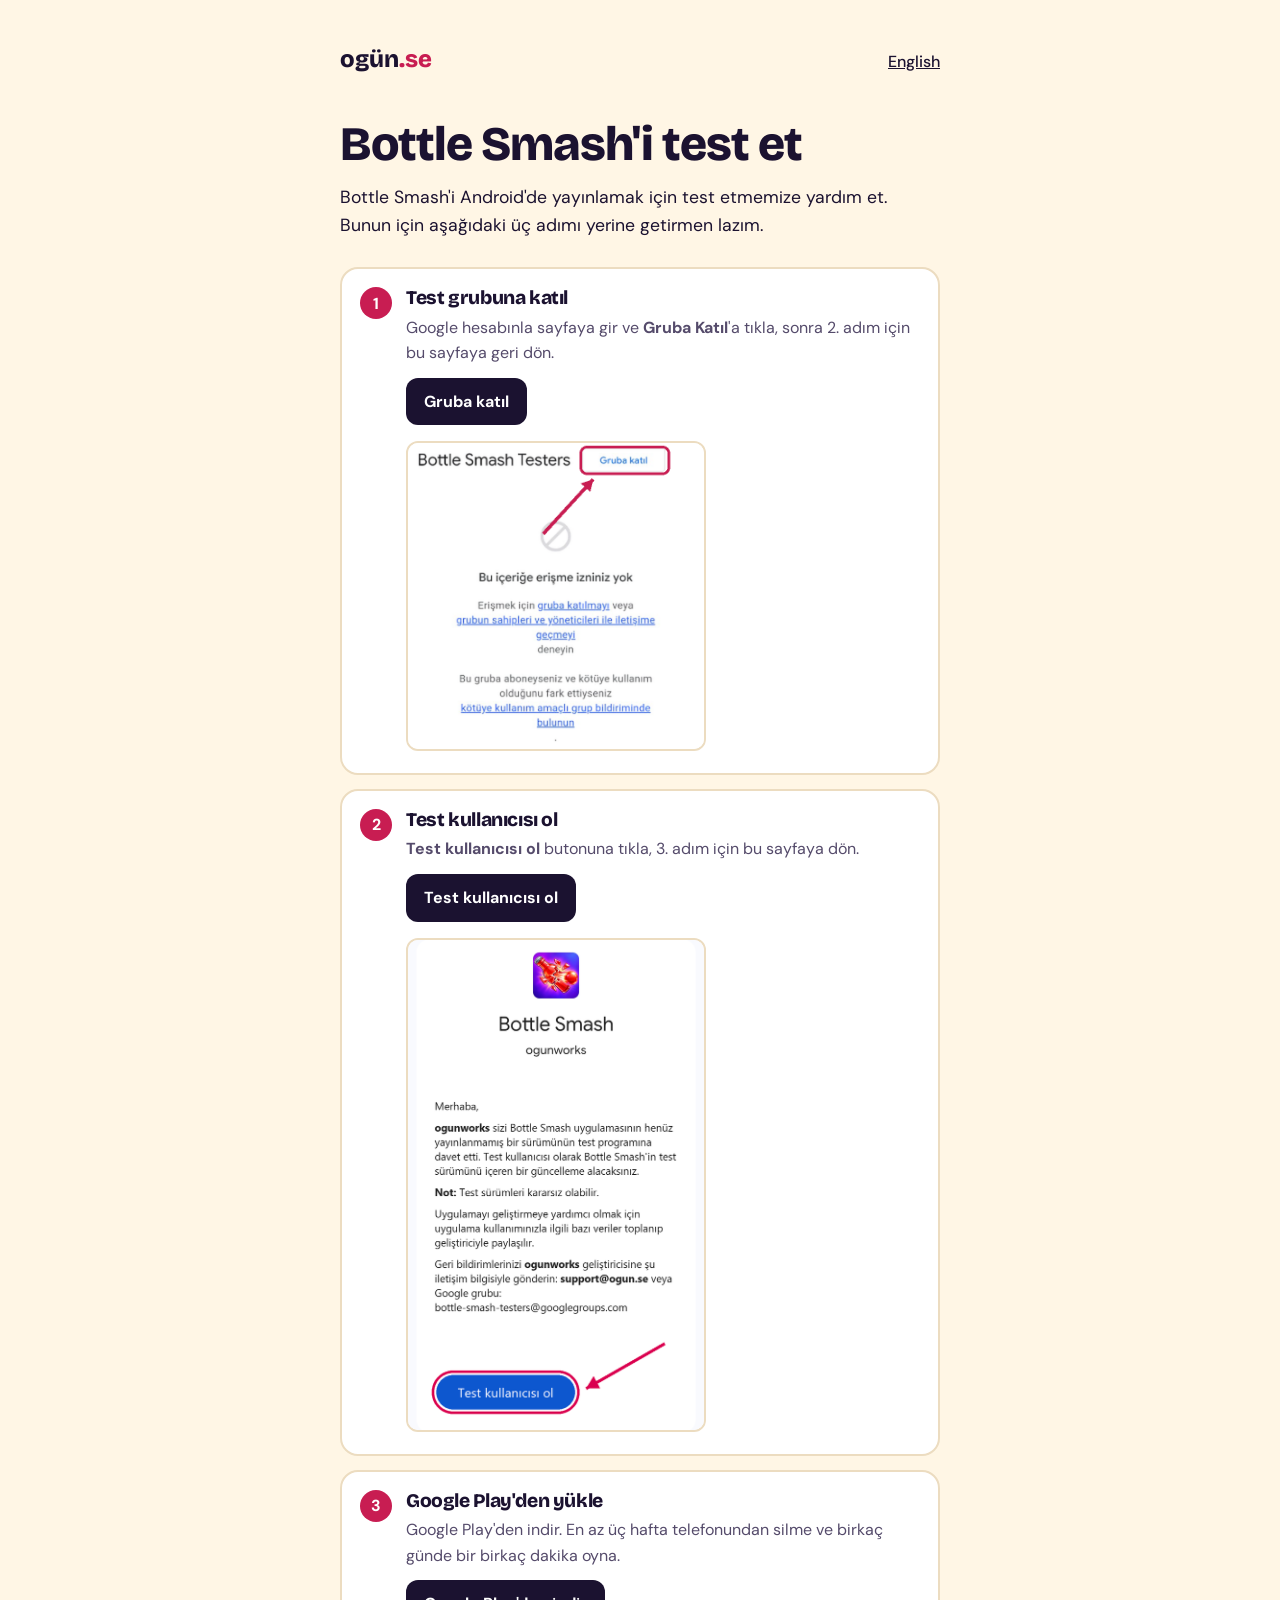
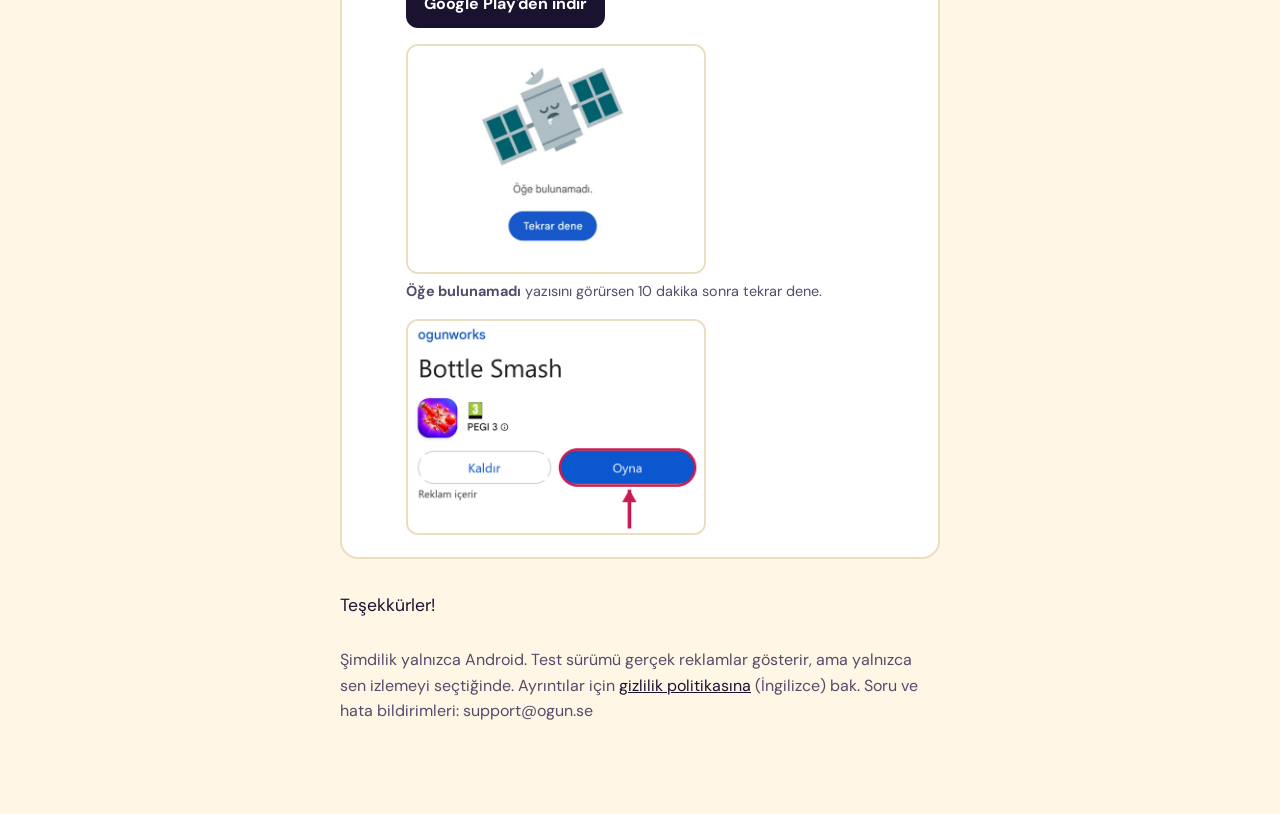
<file: bottle-smash/test/tr/index.html>
<!doctype html>
<html lang="tr">
<head>
<meta charset="utf-8">
<meta name="viewport" content="width=device-width, initial-scale=1">
<title>Bottle Smash'i test et</title>
<meta name="description" content="Bottle Smash Android testine üç dokunuşta katıl.">
<link rel="canonical" href="https://ogun.se/bottle-smash/test/tr/">
<link rel="alternate" hreflang="en" href="https://ogun.se/bottle-smash/test/">
<link rel="alternate" hreflang="tr" href="https://ogun.se/bottle-smash/test/tr/">
<link rel="icon" href="data:image/svg+xml,<svg xmlns='http://www.w3.org/2000/svg' viewBox='0 0 100 100'><rect width='100' height='100' rx='28' fill='%23ff4d8d'/><circle cx='50' cy='50' r='22' fill='%23ffd23f'/></svg>">
<link rel="preconnect" href="https://fonts.googleapis.com">
<link rel="preconnect" href="https://fonts.gstatic.com" crossorigin>
<link href="https://fonts.googleapis.com/css2?family=Bricolage+Grotesque:opsz,wght@12..96,800&family=DM+Sans:wght@400;500;700&display=swap" rel="stylesheet">
<style>
  :root{--bg:#fff6e5;--ink:#1b1230;--muted:#554b6b;--pink:#c81d52;--card:#ffffff;--line:#ecdcc0}
  *{box-sizing:border-box;margin:0;padding:0}
  body{font-family:'DM Sans',system-ui,sans-serif;background:var(--bg);color:var(--ink);line-height:1.6}
  main{max-width:640px;margin:0 auto;padding:40px 20px 80px}
  header{display:flex;justify-content:space-between;align-items:baseline;gap:16px}
  .logo{font-family:'Bricolage Grotesque','DM Sans',sans-serif;font-weight:800;font-size:1.5rem;text-decoration:none;color:var(--ink)}
  .logo span{color:var(--pink)}
  .lang{font-weight:500}
  h1,h2{font-family:'Bricolage Grotesque','DM Sans',sans-serif;font-weight:800;letter-spacing:-.02em;line-height:1.1}
  h1{font-size:clamp(2rem,7vw,3rem);margin:40px 0 12px}
  h2{font-size:1.2rem;margin-bottom:6px}
  p{margin-bottom:10px}
  .lead{font-size:1.1rem;margin-bottom:28px}
  .meta{color:var(--muted)}
  ol{list-style:none;counter-reset:step;display:grid;gap:14px;margin-bottom:32px}
  li{counter-increment:step;background:var(--card);border:2px solid var(--line);border-radius:18px;padding:18px 18px 18px 64px;position:relative}
  li::before{content:counter(step);position:absolute;left:18px;top:18px;width:32px;height:32px;border-radius:50%;background:var(--pink);color:#fff;font-weight:700;display:grid;place-items:center}
  li p{color:var(--muted);margin-bottom:12px}
  .btn{display:inline-block;background:var(--ink);color:#fff;text-decoration:none;font-weight:700;padding:11px 18px;border-radius:12px}
  .btn:hover{background:var(--pink)}
  .shot{margin:16px 0 4px}
  .shot img{display:block;width:100%;max-width:300px;height:auto;border:2px solid var(--line);border-radius:12px}
  .shot figcaption{color:var(--muted);font-size:.9rem;margin-top:6px}
  a{color:var(--ink)}
  :focus-visible{outline:3px solid var(--ink);outline-offset:3px;border-radius:6px}
</style>
</head>
<body>
<main>
  <header>
    <a class="logo" href="https://ogun.se/">ogün<span>.se</span></a>
    <a class="lang" href="/bottle-smash/test/" hreflang="en" lang="en">English</a>
  </header>
  <h1>Bottle Smash'i test et</h1>
  <p class="lead">Bottle Smash'i Android'de yayınlamak için test etmemize yardım et. Bunun için aşağıdaki üç adımı yerine getirmen lazım.</p>

  <ol>
    <li>
      <h2>Test grubuna katıl</h2>
      <p>Google hesabınla sayfaya gir ve <strong>Gruba Katıl</strong>'a tıkla, sonra 2. adım için bu sayfaya geri dön.</p>
      <a class="btn" href="https://groups.google.com/g/bottle-smash-testers" target="_blank" rel="noopener">Gruba katıl</a>
      <figure class="shot">
        <img src="gruba-katil.png" width="656" height="678" alt="Bottle Smash Testers grup sayfası: sağ üstteki Gruba katıl düğmesi işaretli." loading="lazy">
      </figure>
    </li>
    <li>
      <h2>Test kullanıcısı ol</h2>
      <p><strong>Test kullanıcısı ol</strong> butonuna tıkla, 3. adım için bu sayfaya dön.</p>
      <a class="btn" href="https://play.google.com/apps/testing/com.phoca.bottlesmash" target="_blank" rel="noopener">Test kullanıcısı ol</a>
      <figure class="shot">
        <img src="test-kullanicisi-ol.png" width="616" height="1021" alt="Google Play test daveti sayfası: alttaki Test kullanıcısı ol düğmesi işaretli." loading="lazy">
      </figure>
    </li>
    <li>
      <h2>Google Play'den yükle</h2>
      <p>Google Play'den indir. En az üç hafta telefonundan silme ve birkaç günde bir birkaç dakika oyna.</p>
      <a class="btn" href="https://play.google.com/store/apps/details?id=com.phoca.bottlesmash" target="_blank" rel="noopener">Google Play'den indir</a>
      <figure class="shot">
        <img src="oge-bulunamadi.png" width="654" height="500" alt="Google Play'de Öğe bulunamadı ekranı." loading="lazy">
        <figcaption><strong>Öğe bulunamadı</strong> yazısını görürsen 10 dakika sonra tekrar dene.</figcaption>
      </figure>
      <figure class="shot">
        <img src="oyna.png" width="616" height="440" alt="Google Play'de yüklü Bottle Smash: Oyna düğmesi işaretli." loading="lazy">
      </figure>
    </li>
  </ol>

  <p class="lead">Teşekkürler!</p>

  <p class="meta">Şimdilik yalnızca Android. Test sürümü gerçek reklamlar gösterir, ama yalnızca sen izlemeyi seçtiğinde. Ayrıntılar için <a href="https://ogun.se/games/privacy/">gizlilik politikasına</a> (İngilizce) bak. Soru ve hata bildirimleri: support@ogun.se</p>
</main>
</body>
</html>
</file>
<file: style.css>
:root{
  --bg:#fff6e5; --ink:#1b1230; --muted:#554b6b;
  --pink:#ff4d8d; --orange:#ff8a3d; --yellow:#ffd23f; --green:#2ee59d; --blue:#2a56d6; --purple:#5b32d6; --cyan:#29d3ff;
  --r:28px; --shadow:0 6px 0 var(--ink);
}
*{box-sizing:border-box;margin:0;padding:0}
html{scroll-behavior:smooth}
body{font-family:'DM Sans',system-ui,sans-serif;background:var(--bg);color:var(--ink);line-height:1.5;overflow-x:hidden}
h3{line-height:1.3}
h1,h2,h3,.logo,.stat b{font-family:'Bricolage Grotesque','DM Sans',sans-serif;font-weight:800;letter-spacing:-.02em}
a{color:inherit}
:focus-visible{outline:3px solid var(--ink);outline-offset:3px;border-radius:8px}
section{padding:56px 20px;padding:clamp(56px,9vw,110px) clamp(20px,5vw,64px)}
h2{font-size:clamp(2rem,5vw,3.6rem);line-height:1}

/* nav */
.nav{position:fixed;inset:0 0 auto 0;z-index:20;display:flex;justify-content:space-between;align-items:center;padding:14px clamp(20px,5vw,64px);background:color-mix(in srgb,var(--bg) 85%,transparent);backdrop-filter:blur(10px)}
.logo{font-size:1.7rem;text-decoration:none}
.logo span{color:#c81d52}
.nav nav{display:flex;gap:22px;align-items:center;font-weight:700}
.nav nav a{text-decoration:none}
.nav nav a:not(.pill):hover{color:var(--pink)}
.pill{background:var(--ink);color:var(--bg);padding:8px 16px;border-radius:99px;transition:transform .15s}
.pill:hover{transform:rotate(-3deg) scale(1.06)}

/* hero */
.hero{position:relative;min-height:100svh;display:flex;align-items:center;padding-top:100px;overflow:hidden;
  background:radial-gradient(circle at 85% 15%,#ffe3f0 0,transparent 40%),radial-gradient(circle at 10% 90%,#d9f7ff 0,transparent 40%)}
#playground{position:absolute;inset:0;width:100%;height:100%}
.hero-copy{position:relative;z-index:2;max-width:760px;pointer-events:none}
.hero-copy a{pointer-events:auto}
.eyebrow{font-weight:700;color:var(--muted);margin-bottom:16px}
h1{font-size:clamp(2.8rem,8.4vw,6.6rem);line-height:.95}
h1 em{font-style:normal;color:#c81d52}
h1 u{text-decoration:none;color:var(--ink);background:linear-gradient(transparent 62%,var(--yellow) 62% 92%,transparent 92%)}
.lede{font-size:clamp(1.05rem,2vw,1.3rem);max-width:560px;margin:22px 0 30px;color:var(--muted)}
.cta{display:flex;gap:14px;flex-wrap:wrap}
.btn{display:inline-block;padding:15px 26px;border-radius:99px;font-weight:700;text-decoration:none;border:3px solid var(--ink);box-shadow:var(--shadow);transition:transform .12s,box-shadow .12s;color:var(--ink)}
.btn:hover{transform:translateY(3px);box-shadow:0 3px 0 var(--ink)}
.btn:active{transform:translateY(6px);box-shadow:0 0 0 var(--ink)}
.btn-main{background:var(--yellow)}
.btn-ghost{background:#fff}
.btn-dark{background:var(--ink);color:#fff;border-color:#fff;box-shadow:0 6px 0 #fff}
.btn-dark:hover{box-shadow:0 3px 0 #fff}
/* The address is plain text on purpose (no mailto links, ever): one click selects all of it so it is easy to copy. */
.email{display:inline-block;padding:15px 26px;border-radius:99px;font-weight:700;background:var(--ink);color:#fff;border:3px solid #fff;box-shadow:0 6px 0 #fff;user-select:all;cursor:text}

/* stats */
.stats{display:grid;grid-template-columns:repeat(auto-fit,minmax(220px,1fr));gap:18px;padding-top:0;margin-top:-30px;position:relative;z-index:3}
.stat{border:3px solid var(--ink);border-radius:var(--r);padding:24px;box-shadow:var(--shadow);transition:transform .2s}
.stat:nth-child(odd){transform:rotate(-1.2deg)}.stat:nth-child(even){transform:rotate(1.2deg)}
.stat:hover{transform:rotate(0) scale(1.03)}
.stat b{display:block;font-size:clamp(2.8rem,6vw,4.4rem);line-height:1}
.stat span{font-weight:500}
.s-pink{background:var(--pink)}.s-yellow{background:var(--yellow)}.s-green{background:var(--green)}.s-blue{background:var(--blue);color:#fff}

/* marquee */
.marquee{position:relative;overflow:hidden;background:var(--ink);color:var(--bg);margin:clamp(56px,9vw,110px) 0 0;transform:rotate(-1.5deg) scale(1.03);padding:18px 20px}
.track{display:flex;gap:40px;width:max-content;animation:slide 34s linear infinite;font-family:'Bricolage Grotesque';font-weight:800;font-size:clamp(1.4rem,3vw,2.2rem)}
.marquee:hover .track{animation-play-state:paused}
.track span::after{content:'✦';margin-left:40px;color:var(--yellow)}
.track span:nth-child(3n)::after{color:var(--pink)}.track span:nth-child(3n+1)::after{color:var(--green)}
@keyframes slide{to{transform:translateX(-50%)}}

/* flagship */
.pace{padding-bottom:clamp(40px,6vw,80px)}
.kicker{display:inline-block;font-weight:700;background:var(--pink);color:var(--ink);border:2px solid var(--ink);border-radius:99px;padding:6px 14px;margin-bottom:14px}
.sub{font-size:clamp(1.1rem,2vw,1.4rem);max-width:720px;margin:14px 0 40px;color:var(--muted)}
.pace-grid{display:grid;grid-template-columns:minmax(280px,5fr) 7fr;gap:28px;align-items:start}
.chat{background:var(--ink);color:#fff;border-radius:var(--r);padding:26px;box-shadow:0 8px 0 var(--pink);display:grid;gap:14px}
.bubble{padding:12px 16px;border-radius:18px;max-width:92%;font-size:1rem}
.bubble.you{background:#fff;color:var(--ink);justify-self:end;border-bottom-right-radius:4px}
.bubble.coach{background:var(--yellow);color:var(--ink);font-weight:500;border-bottom-left-radius:4px}
.calls{display:flex;gap:8px;flex-wrap:wrap}
.calls code{font:600 .8rem ui-monospace,Menlo,Consolas,monospace;background:#352a52;color:var(--green);padding:4px 10px;border-radius:8px}
.chat-note{font-size:.88rem;color:#d8d0ea}
.pace-points{display:grid;grid-template-columns:1fr 1fr;gap:16px}
.pace-points article{border:3px solid var(--ink);border-radius:22px;padding:20px;background:#fff;box-shadow:0 5px 0 var(--ink)}
.pace-points article:nth-child(1){background:#ffe3f0}.pace-points article:nth-child(2){background:#d9f7ff}
.pace-points article:nth-child(3){background:#d8fbe9}.pace-points article:nth-child(4){background:#fff1c2}
.pace-points h3{font-size:1.2rem;line-height:1.3;margin-bottom:8px}
.pace-points p{font-size:.95rem}
.flow{list-style:none;display:flex;flex-wrap:wrap;gap:10px;margin:34px 0;align-items:stretch}
.flow li{flex:1 1 140px;border:3px solid var(--ink);border-radius:16px;padding:12px 14px;font-weight:700;background:#fff;position:relative;display:flex;flex-direction:column;gap:2px}
.flow li small{font-weight:500;font-size:.78rem;color:var(--muted)}
.flow li:not(:last-child)::after{content:'→';position:absolute;right:-18px;top:50%;transform:translateY(-50%);font-weight:800;background:var(--bg);z-index:1;padding:0 2px}
.broke{border:3px dashed var(--ink);border-radius:var(--r);padding:26px;margin-bottom:34px;background:#fff}
.broke h3{font-size:1.5rem;margin-bottom:12px}
.broke ul{list-style:none;display:grid;gap:12px;max-width:60ch}
.broke li{padding-left:22px;position:relative}
.broke li::before{content:'';position:absolute;left:0;top:.5em;width:10px;height:10px;border-radius:50%;background:var(--pink)}
.fine{margin-top:18px;font-size:.9rem;line-height:1.55;color:var(--muted);max-width:58ch}

/* cards (shipped + games) */
.head{display:flex;justify-content:space-between;align-items:end;gap:20px;flex-wrap:wrap}
h2 small{font-size:.4em;vertical-align:top;background:var(--ink);color:#fff;border-radius:99px;padding:6px 12px;margin-left:6px}
.note{color:var(--muted);margin:14px 0 36px}
.grid{display:grid;grid-template-columns:repeat(auto-fill,minmax(250px,1fr));gap:22px}
.grid.big{grid-template-columns:repeat(auto-fit,minmax(280px,1fr));max-width:1000px}
.game{position:relative;min-height:340px;border:3px solid var(--ink);border-radius:var(--r);box-shadow:var(--shadow);padding:20px;display:flex;flex-direction:column;justify-content:space-between;overflow:hidden;
  transition:transform .2s;transform-style:preserve-3d;will-change:transform;color:var(--ink)}
a.game{text-decoration:none}
.game .icon{width:120px;height:120px;border-radius:27px;border:3px solid var(--ink);box-shadow:0 6px 0 rgba(0,0,0,.25);align-self:center;margin-top:10px;position:relative;transition:transform .25s;background:#fff}
.icon.logo-tile{padding:22px;object-fit:contain}
.game:hover .icon{transform:scale(1.1) rotate(-6deg)}
.game .glyph{font-size:clamp(4rem,9vw,5.5rem);line-height:1;align-self:center;margin-top:10px;filter:drop-shadow(0 6px 0 rgba(0,0,0,.18));transition:transform .25s}
.game:hover .glyph{transform:scale(1.18) rotate(-8deg)}
.game::before{content:'';position:absolute;width:160%;aspect-ratio:1;border-radius:50%;background:rgba(255,255,255,.25);right:-70%;top:-60%}
.game h3{font-size:1.5rem;position:relative}
.blurb{font-size:.92rem;font-weight:500;margin:4px 0 10px;position:relative}
.game .meta{display:flex;justify-content:space-between;gap:8px;font-size:.85rem;font-weight:700;position:relative}
.game .tag{background:#fff;border:2px solid var(--ink);border-radius:99px;padding:5px 12px;color:var(--ink)}
.games{padding-top:0}

/* path */
.path{background:var(--ink);color:var(--bg)}
.steps{list-style:none;margin-top:44px;display:grid;gap:18px;max-width:900px}
.steps li{position:relative;border:3px solid var(--bg);border-radius:var(--r);padding:22px 26px 22px 70px;transition:transform .2s}
.steps li:hover{transform:translateX(10px)}
.steps li::before{content:'';position:absolute;left:24px;top:28px;width:24px;height:24px;border-radius:50%;background:var(--c)}
.steps time{font-weight:700;color:var(--c);font-size:.9rem}
.steps h3{font-size:1.6rem;margin:2px 0 4px}
.steps p{color:#d8d0ea;max-width:58ch}
.c-pink{--c:var(--pink)}.c-orange{--c:var(--orange)}.c-yellow{--c:var(--yellow)}.c-green{--c:var(--green)}.c-blue{--c:var(--cyan)}.c-purple{--c:#b79bff}

/* contact */
.play-box{background:#8a1e84 linear-gradient(135deg,#4b2bc4,#c4175f);color:#fff;border:3px solid var(--ink);border-radius:40px;box-shadow:0 10px 0 var(--ink);padding:32px 24px;padding:clamp(32px,7vw,80px);text-align:center}
.play-box p{margin:14px auto 28px;font-size:1.2rem;max-width:56ch}
.play-box .cta{justify-content:center}
.offer{list-style:none;display:grid;grid-template-columns:repeat(auto-fit,minmax(210px,1fr));gap:14px;margin:26px auto 4px;max-width:900px;text-align:left}
.offer li{background:rgba(20,10,60,.4);border:2px solid rgba(255,255,255,.6);border-radius:20px;padding:16px 18px}
.offer b{display:block;font-family:'Bricolage Grotesque','DM Sans',sans-serif;font-weight:800;font-size:1.2rem;line-height:1.2;margin-bottom:6px}
.offer span{display:block;font-size:.98rem;line-height:1.5}
.play-box .how{font-size:1.05rem;margin-top:24px}
footer{display:flex;justify-content:space-between;padding:28px clamp(20px,5vw,64px);font-weight:700;color:var(--muted)}

/* reveal */
.rv{opacity:0;transform:translateY(30px);transition:opacity .6s,transform .6s}
.rv.in{opacity:1;transform:none}

@media (max-width:900px){.pace-grid{grid-template-columns:1fr}.flow li:not(:last-child)::after{display:none}}
@media (max-width:600px){.nav nav a:not(.pill){display:none}.steps li{padding-left:56px}.steps li::before{left:18px}.pace-points{grid-template-columns:1fr}.open{white-space:normal}}
/* Motion: follows the system "reduce motion" setting by default, and the button on the strip overrides it either way. */
@media (prefers-reduced-motion:reduce){:root:not([data-motion="on"]) *{animation:none!important;transition:none!important}:root:not([data-motion="on"]) .rv{opacity:1;transform:none}}
:root[data-motion="off"] *{animation:none!important;transition:none!important}
:root[data-motion="off"] .rv{opacity:1;transform:none}
/* With the strip held still, show every tag instead of a clipped half */
:root[data-motion="off"] .track,:root:not([data-motion="on"]) .track.still{width:auto}
:root[data-motion="off"] .track{flex-wrap:wrap;justify-content:center;gap:6px 30px;padding:4px 190px 4px 20px}
:root[data-motion="off"] .track span:nth-child(n+11){display:none}
@media (max-width:700px){:root[data-motion="off"] .track{padding:56px 20px 4px}}

.motion{position:absolute;right:clamp(36px,5vw,64px);top:50%;transform:translateY(-50%);z-index:2;font:700 .9rem 'DM Sans',system-ui,sans-serif;background:var(--bg);color:var(--ink);border:3px solid var(--bg);border-radius:99px;padding:8px 16px;cursor:pointer;transition:transform .12s}
.motion:hover{transform:translateY(-50%) scale(1.05)}
@media (max-width:700px){.motion{top:12px;right:50%;transform:translateX(50%);font-size:.8rem;padding:6px 14px}.motion:hover{transform:translateX(50%) scale(1.05)}}
</file>
